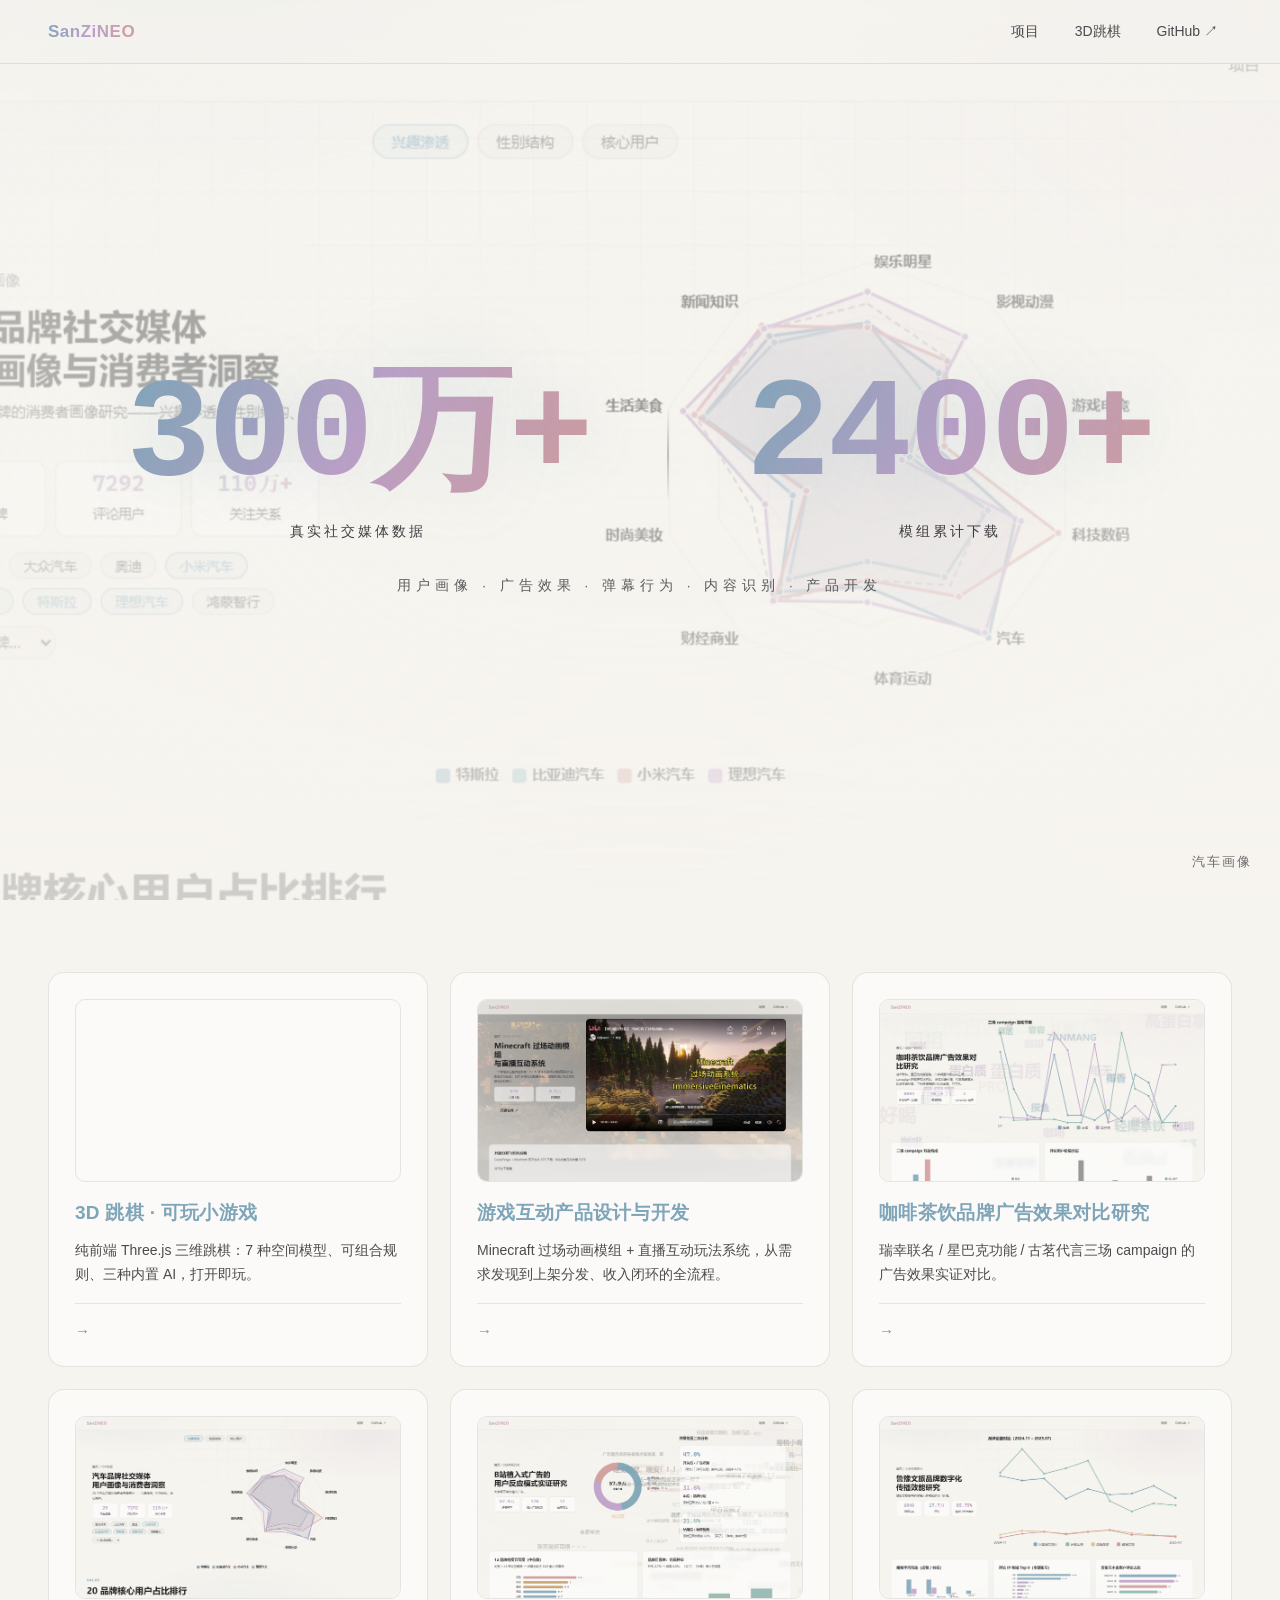
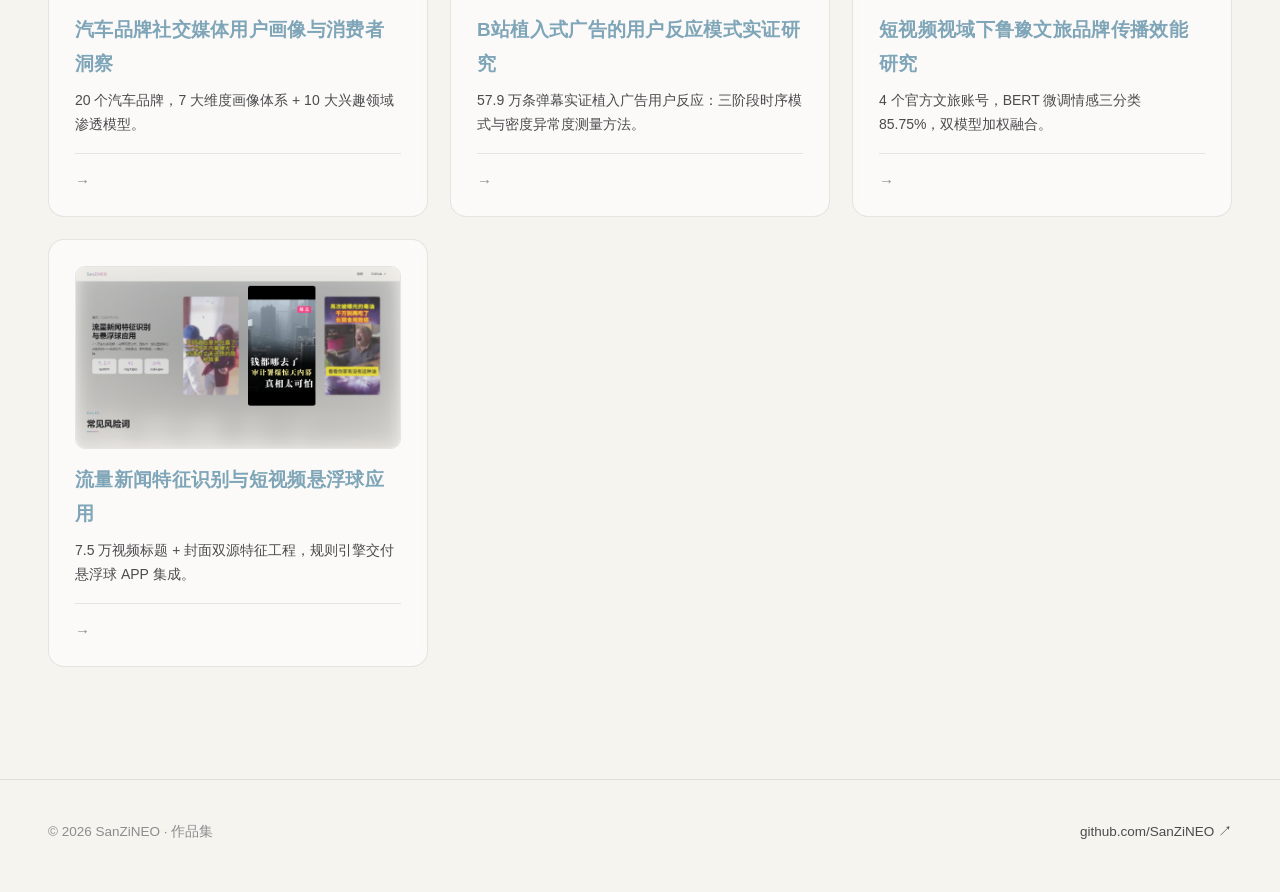
<file: index.html>
<!DOCTYPE html>
<html lang="zh-CN">
<head>
<meta charset="UTF-8">
<meta name="viewport" content="width=device-width, initial-scale=1.0">
<title>SanZiNEO · 作品集</title>
<meta name="description" content="独立项目作品集：社交媒体用户画像、广告效果研究、弹幕行为实证、误导内容识别与游戏互动产品。">
<link rel="stylesheet" href="assets/css/style.css">
</head>
<body>

<nav class="nav">
  <a class="nav-logo" href="index.html">SanZiNEO</a>
  <div class="nav-links">
    <a href="#projects">项目</a>
    <a href="polyjump/index.html">3D跳棋</a>
    <a href="https://github.com/SanZiNEO" target="_blank" rel="noopener">GitHub ↗</a>
  </div>
</nav>

<!-- 全屏背景轮播 Hero -->
<header class="hero-bg" id="heroBg">
  <div class="bg-slide on" style="background-image:url(assets/images/auto.png)"></div>
  <div class="bg-slide" style="background-image:url(assets/images/coffee.png)"></div>
  <div class="bg-slide" style="background-image:url(assets/images/bilibili.png)"></div>
  <div class="bg-slide" style="background-image:url(assets/images/tourism.png)"></div>
  <div class="bg-slide" style="background-image:url(assets/images/gaming.png)"></div>
  <div class="bg-slide" style="background-image:url(assets/images/magpie.png)"></div>
  <div class="hero-bg-mask"></div>

  <div class="hero-bg-content reveal">
    <div class="hero-bg-nums">
      <div class="mega">
        <b data-count="300" data-suffix="万+">0</b>
        <p>真实社交媒体数据</p>
      </div>
      <div class="hero-bg-sep"></div>
      <div class="mega">
        <b data-count="2400" data-suffix="+">0</b>
        <p>模组累计下载</p>
      </div>
    </div>
    <p class="hero-bg-sub">用户画像 · 广告效果 · 弹幕行为 · 内容识别 · 产品开发</p>
  </div>

  <div class="hero-bg-hint" id="heroHint">项目作品</div>
</header>

<!-- 项目入口 -->
<main>
<section class="section" id="projects">
  <div class="container">
    <div class="projects-grid">

      <a class="pcard reveal" href="polyjump/index.html" style="--d:.02s">
        <video class="pcard-img" src="assets/videos/polyjump.mp4" autoplay muted loop playsinline preload="metadata"></video>
        <h3>3D 跳棋 · 可玩小游戏</h3>
        <p class="pcard-desc">纯前端 Three.js 三维跳棋：7 种空间模型、可组合规则、三种内置 AI，打开即玩。</p>
        <div class="pcard-foot"><span class="pcard-arrow">→</span></div>
      </a>

      <a class="pcard reveal" href="projects/gaming/index.html" style="--d:.06s">
        <img class="pcard-img" src="assets/images/gaming.png" alt="游戏互动产品">
        <h3>游戏互动产品设计与开发</h3>
        <p class="pcard-desc">Minecraft 过场动画模组 + 直播互动玩法系统，从需求发现到上架分发、收入闭环的全流程。</p>
        <div class="pcard-foot"><span class="pcard-arrow">→</span></div>
      </a>

      <a class="pcard reveal" href="projects/coffee/index.html" style="--d:.06s">
        <img class="pcard-img" src="assets/images/coffee.png" alt="咖啡广告效果研究">
        <h3>咖啡茶饮品牌广告效果对比研究</h3>
        <p class="pcard-desc">瑞幸联名 / 星巴克功能 / 古茗代言三场 campaign 的广告效果实证对比。</p>
        <div class="pcard-foot"><span class="pcard-arrow">→</span></div>
      </a>

      <a class="pcard reveal" href="projects/auto/index.html" style="--d:.10s">
        <img class="pcard-img" src="assets/images/auto.png" alt="汽车品牌用户画像">
        <h3>汽车品牌社交媒体用户画像与消费者洞察</h3>
        <p class="pcard-desc">20 个汽车品牌，7 大维度画像体系 + 10 大兴趣领域渗透模型。</p>
        <div class="pcard-foot"><span class="pcard-arrow">→</span></div>
      </a>

      <a class="pcard reveal" href="projects/bilibili/index.html" style="--d:.02s">
        <img class="pcard-img" src="assets/images/bilibili.png" alt="B站弹幕研究">
        <h3>B站植入式广告的用户反应模式实证研究</h3>
        <p class="pcard-desc">57.9 万条弹幕实证植入广告用户反应：三阶段时序模式与密度异常度测量方法。</p>
        <div class="pcard-foot"><span class="pcard-arrow">→</span></div>
      </a>

      <a class="pcard reveal" href="projects/tourism/index.html" style="--d:.06s">
        <img class="pcard-img" src="assets/images/tourism.png" alt="文旅传播研究">
        <h3>短视频视域下鲁豫文旅品牌传播效能研究</h3>
        <p class="pcard-desc">4 个官方文旅账号，BERT 微调情感三分类 85.75%，双模型加权融合。</p>
        <div class="pcard-foot"><span class="pcard-arrow">→</span></div>
      </a>

      <a class="pcard reveal" href="projects/magpie/index.html" style="--d:.10s">
        <img class="pcard-img" src="assets/images/magpie.png" alt="流量新闻识别">
        <h3>流量新闻特征识别与短视频悬浮球应用</h3>
        <p class="pcard-desc">7.5 万视频标题 + 封面双源特征工程，规则引擎交付悬浮球 APP 集成。</p>
        <div class="pcard-foot"><span class="pcard-arrow">→</span></div>
      </a>

    </div>
  </div>
</section>
</main>

<footer class="footer">
  <div class="container footer-inner">
    <p>© 2026 SanZiNEO · 作品集</p>
    <p><a href="https://github.com/SanZiNEO" target="_blank" rel="noopener">github.com/SanZiNEO ↗</a></p>
  </div>
</footer>

<script src="assets/js/common.js"></script>
<script>
/* 全屏背景轮播 */
(function () {
  var slides = document.querySelectorAll(".bg-slide");
  var hint = document.getElementById("heroHint");
  var names = ["汽车画像", "咖啡广告对比", "B站弹幕研究", "文旅传播研究", "游戏互动产品", "流量新闻识别"];
  var idx = 0, timer = null;

  function go(n) {
    idx = (n + slides.length) % slides.length;
    for (var i = 0; i < slides.length; i++) {
      slides[i].classList.toggle("on", i === idx);
    }
    if (hint) {
      hint.textContent = names[idx];
      hint.classList.remove("pop");
      void hint.offsetWidth;
      hint.classList.add("pop");
    }
  }

  function auto() { timer = setInterval(function () { go(idx + 1); }, 5000); }
  function stop() { if (timer) { clearInterval(timer); timer = null; } }

  var hero = document.getElementById("heroBg");
  hero.addEventListener("mouseenter", stop);
  hero.addEventListener("mouseleave", auto);

  go(0);
  auto();
})();
</script>
</body>
</html>
</file>
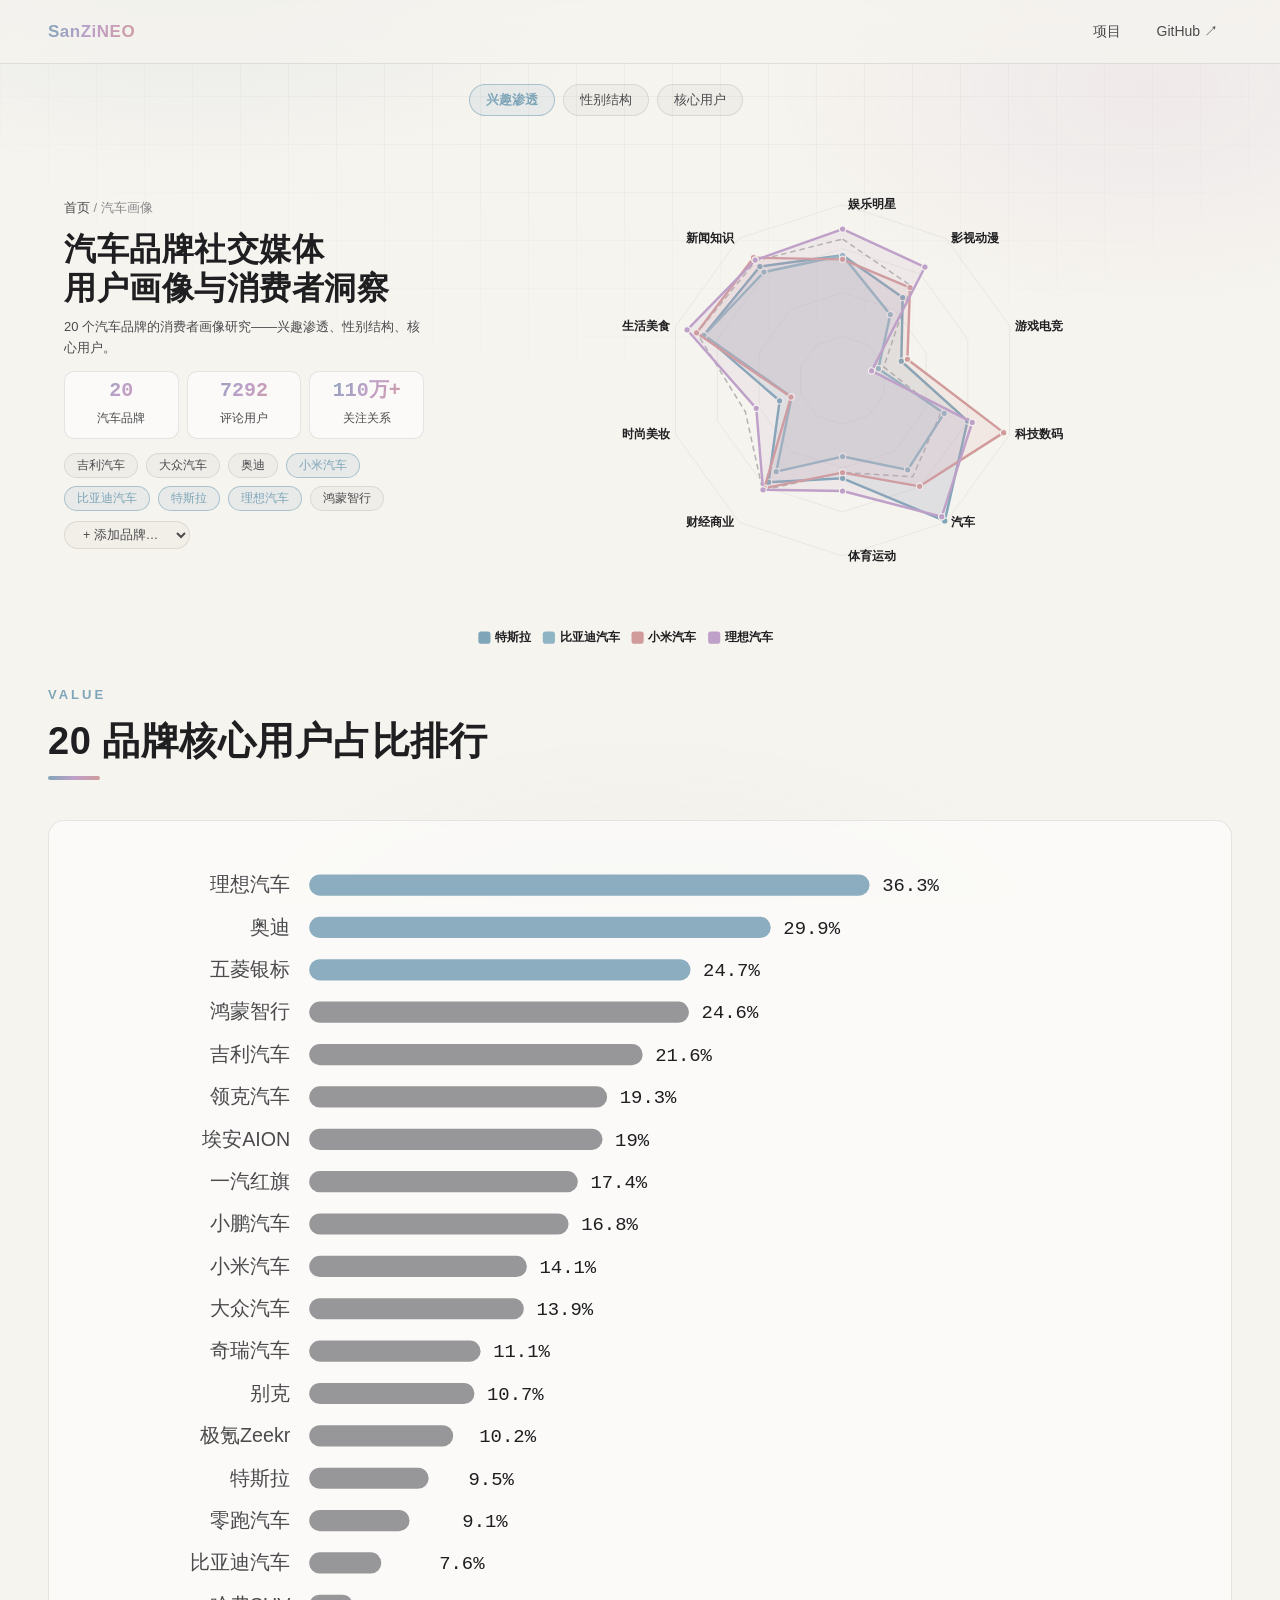
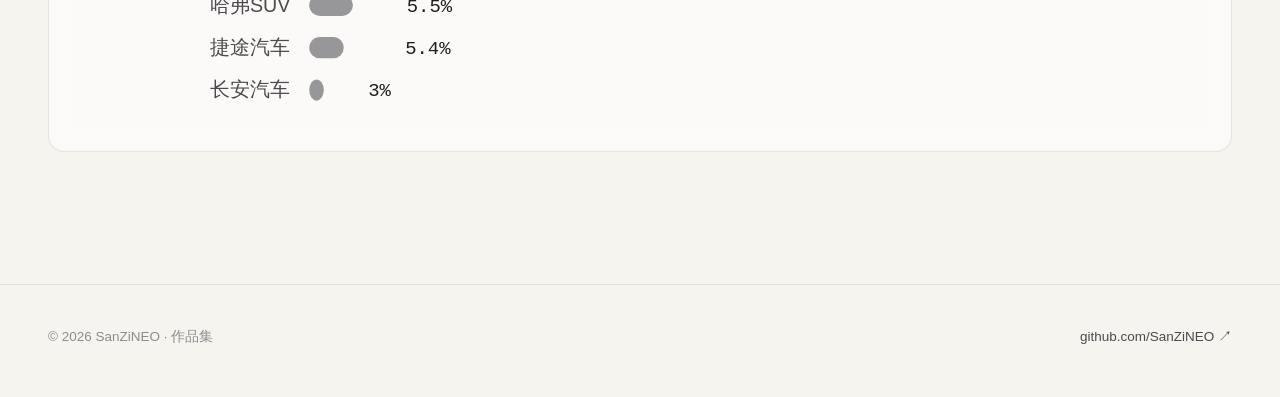
<file: projects/auto/index.html>
<!DOCTYPE html>
<html lang="zh-CN">
<head>
<meta charset="UTF-8">
<meta name="viewport" content="width=device-width, initial-scale=1.0">
<title>汽车品牌社交媒体用户画像与消费者洞察研究 · SanZiNEO 作品集</title>
<meta name="description" content="20 个汽车品牌微博消费者画像：7 大维度画像体系 + 10 大兴趣领域渗透模型。">
<link rel="stylesheet" href="../../assets/css/style.css">
</head>
<body>

<nav class="nav">
  <a class="nav-logo" href="../../index.html">SanZiNEO</a>
  <div class="nav-links">
    <a href="../../index.html#projects">项目</a>
    <a href="https://github.com/SanZiNEO" target="_blank" rel="noopener">GitHub ↗</a>
  </div>
</nav>

<header class="proj-hero">
  <div class="proj-hero-left" style="grid-column:1">
    <div class="crumbs reveal"><a href="../../index.html">首页</a> / 汽车画像</div>
    <h1 class="proj-hero-title reveal" style="--d:.05s">汽车品牌社交媒体<br>用户画像与消费者洞察</h1>
    <p class="proj-hero-desc reveal" style="--d:.1s">
      20 个汽车品牌的消费者画像研究——兴趣渗透、性别结构、核心用户。
    </p>
    <div class="proj-hero-nums reveal" style="--d:.15s">
      <div class="proj-hero-num"><b data-count="20">0</b><span>汽车品牌</span></div>
      <div class="proj-hero-num"><b data-count="7292">0</b><span>评论用户</span></div>
      <div class="proj-hero-num"><b data-count="110" data-suffix="万+">0</b><span>关注关系</span></div>
    </div>
    <div class="brand-picker reveal" id="brandPicker" style="--d:.2s;margin-top:14px"></div>
    <select class="brand-select reveal" id="brandSelect" style="--d:.24s;margin-top:10px" aria-label="选择品牌">
      <option value="">+ 添加品牌…</option>
    </select>
  </div>
  <div class="proj-hero-visual reveal" style="--d:.12s;grid-column:2">
    <div class="tab-bar" id="chartTabs">
      <button class="tab-btn on" type="button" data-tab="radar">兴趣渗透</button>
      <button class="tab-btn" type="button" data-tab="gender">性别结构</button>
      <button class="tab-btn" type="button" data-tab="core">核心用户</button>
    </div>
    <div class="big-chart on" id="bigRadar"></div>
    <div class="big-chart" id="bigGender"><div class="chart-title" style="text-align:center">男性用户占比</div></div>
    <div class="big-chart" id="bigCore"><div class="chart-title" style="text-align:center">核心用户占比</div></div>
  </div>
</header>

<main class="container">

  <section class="section" style="padding-top:8px">
    <div class="section-head reveal">
      <div class="section-kicker">Value</div>
      <h2 class="section-title">20 品牌核心用户占比排行</h2>
    </div>
    <div class="chart-card reveal">
      <div class="chart-body" id="coreRank"></div>
    </div>
  </section>

</main>

<footer class="footer">
  <div class="container footer-inner">
    <p>© 2026 SanZiNEO · 作品集</p>
    <p><a href="https://github.com/SanZiNEO" target="_blank" rel="noopener">github.com/SanZiNEO ↗</a></p>
  </div>
</footer>

<script src="../../assets/js/chart.js"></script>
<script src="../../assets/js/data-auto.js"></script>
<script src="../../assets/js/data-auto2.js"></script>
<script src="../../assets/js/common.js"></script>
<script>
var AD = window.AUTO_DATA;
var ST = window.AUTO_STATS;
var palette = ["#7FA5B8", "#BEA0C8", "#D19B9B", "#8EB5AD", "#DBC094", "#CF9292", "#8FB4C4"];
var statOf = {};
ST.forEach(function (s) { statOf[s.name] = s; });
var colorOf = {};
AD.brands.forEach(function (b, i) { colorOf[b.name] = palette[i % palette.length]; });

var activeSet = new Set(["特斯拉", "比亚迪汽车", "小米汽车", "理想汽车"]);
var current = "radar";
function activeNames() { return Array.from(activeSet); }

/* 20 品牌市场平均 */
function avgOf(key) { return +(ST.reduce(function (a, s) { return a + s[key]; }, 0) / ST.length).toFixed(1); }
var AVG = {
  malePct: avgOf("malePct"), corePct: avgOf("corePct"),
  posPct: avgOf("posPct"), negPct: avgOf("negPct"),
  officialPct: avgOf("officialPct"), kolPct: avgOf("kolPct"), amateurPct: avgOf("amateurPct")
};
var AVG_NEUTRAL = +(100 - AVG.posPct - AVG.negPct).toFixed(1);

/* ---- 雷达 ---- */
var radar = Chart.radarCompare(document.getElementById("bigRadar"), {
  labels: AD.domains,
  base: AD.avg.map(function (v) { return v / 100; }),
  brands: AD.brands.map(function (b, i) {
    return { name: b.name, values: b.values.map(function (v) { return v / 100; }), color: colorOf[b.name] };
  }),
  active: activeNames(),
  width: 800,
  height: 560
});

/* ---- 其他维度图（动态品牌 + 市场平均参照） ---- */
var gender = Chart.bar(document.getElementById("bigGender"), {
  labels: activeNames(),
  series: [{ name: "男性占比 %", values: activeNames().map(function (n) { return statOf[n].malePct; }), color: "#7FA5B8" }],
  baseline: { value: AVG.malePct, label: "市场平均 " + AVG.malePct + "%" },
  clean: true, height: 420
});
var core = Chart.bar(document.getElementById("bigCore"), {
  labels: activeNames(),
  series: [{ name: "核心用户占比 %", values: activeNames().map(function (n) { return statOf[n].corePct; }), color: "#BEA0C8" }],
  baseline: { value: AVG.corePct, label: "市场平均 " + AVG.corePct + "%" },
  clean: true, height: 420
});

function refreshCurrent() {
  var names = activeNames();
  if (current === "radar") radar.update(names);
  else if (current === "gender") gender.update(names, [{ name: "男性占比 %", values: names.map(function (n) { return statOf[n].malePct; }), color: "#7FA5B8" }]);
  else if (current === "core") core.update(names, [{ name: "核心用户占比 %", values: names.map(function (n) { return statOf[n].corePct; }), color: "#BEA0C8" }]);
}

/* 20 品牌核心用户占比排行（降序，前三高亮） */
(function () {
  var sorted = ST.slice().sort(function (a, b) { return b.corePct - a.corePct; });
  Chart.hbar(document.getElementById("coreRank"), {
    labels: sorted.map(function (s) { return s.name; }),
    values: sorted.map(function (s) { return s.corePct; }),
    unit: "%",
    colors: sorted.map(function (s, i) { return i < 3 ? "#7FA5B8" : "#8C8C8E"; }),
    clean: true,
    height: 560
  });
})();

/* ---- 品牌选择 ---- */
var picker = document.getElementById("brandPicker");
var select = document.getElementById("brandSelect");
var featured = ["特斯拉", "比亚迪汽车", "小米汽车", "理想汽车", "吉利汽车", "奥迪", "大众汽车", "鸿蒙智行"];
var chipEls = {};
AD.brands.forEach(function (b) {
  var chip = document.createElement("button");
  chip.type = "button";
  chip.className = "brand-chip" + (activeSet.has(b.name) ? " on" : "");
  chip.textContent = b.name;
  chip.addEventListener("click", function () {
    if (activeSet.has(b.name)) { activeSet.delete(b.name); chip.classList.remove("on"); }
    else { activeSet.add(b.name); chip.classList.add("on"); }
    refreshCurrent();
  });
  chipEls[b.name] = chip;
  if (featured.indexOf(b.name) >= 0) picker.appendChild(chip);
  var opt = document.createElement("option");
  opt.value = b.name;
  opt.textContent = b.name;
  select.appendChild(opt);
});
select.addEventListener("change", function () {
  var nm = select.value;
  if (nm && !activeSet.has(nm)) {
    activeSet.add(nm);
    refreshCurrent();
    if (chipEls[nm]) chipEls[nm].classList.add("on");
    if (chipEls[nm].parentElement !== picker) picker.appendChild(chipEls[nm]);
  }
  select.value = "";
});

/* ---- 标签卡切换 ---- */
var tabs = document.getElementById("chartTabs");
var bigs = { radar: document.getElementById("bigRadar"), gender: document.getElementById("bigGender"), core: document.getElementById("bigCore") };
tabs.addEventListener("click", function (e) {
  var btn = e.target.closest(".tab-btn");
  if (!btn) return;
  Array.prototype.forEach.call(tabs.children, function (b) { b.classList.remove("on"); });
  btn.classList.add("on");
  current = btn.getAttribute("data-tab");
  Object.keys(bigs).forEach(function (k) { bigs[k].classList.toggle("on", k === current); });
  refreshCurrent();
});
</script>
</body>
</html>
</file>
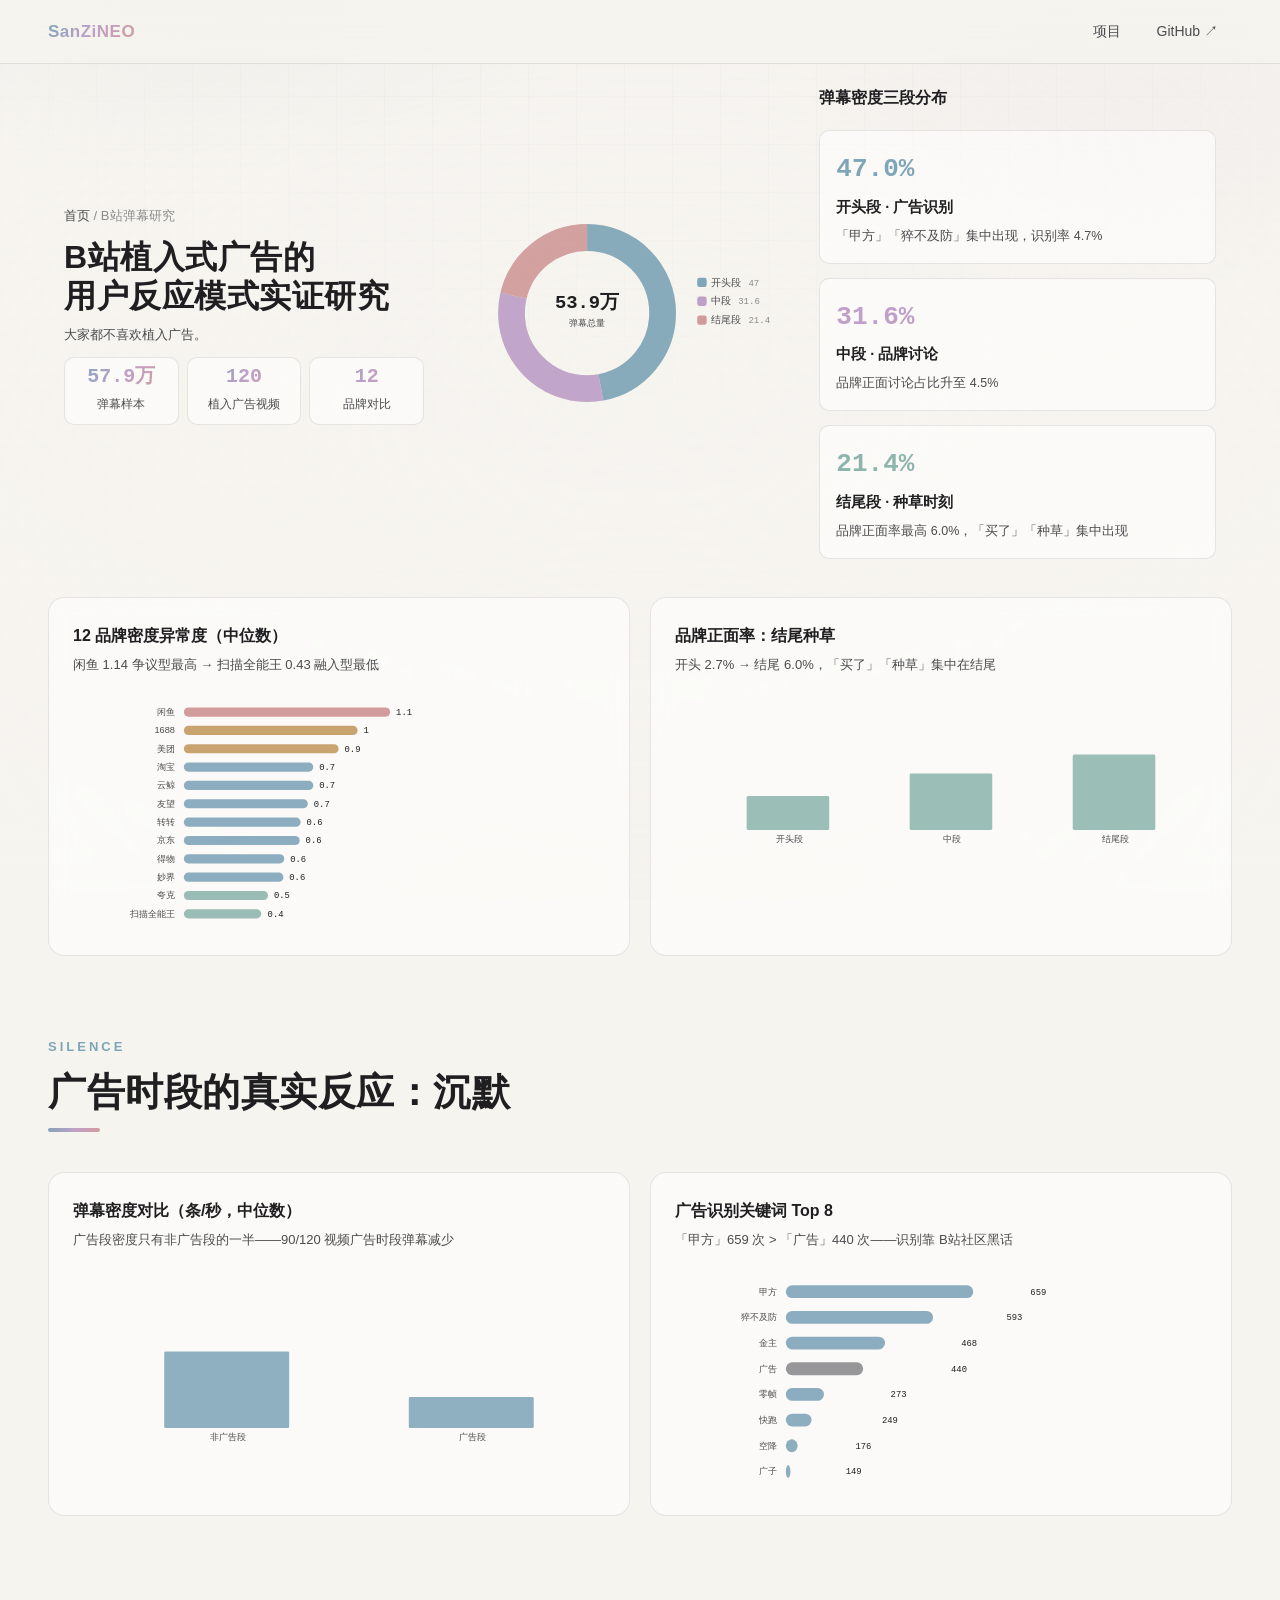
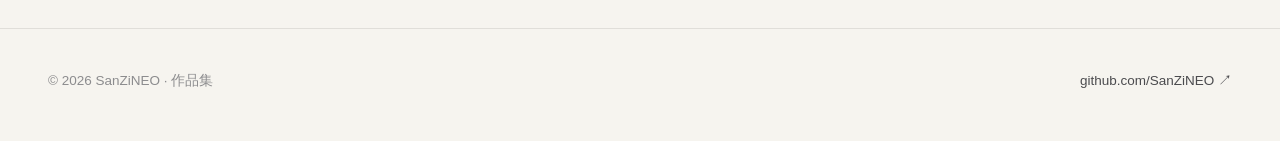
<file: projects/bilibili/index.html>
<!DOCTYPE html>
<html lang="zh-CN">
<head>
<meta charset="UTF-8">
<meta name="viewport" content="width=device-width, initial-scale=1.0">
<title>B站植入式广告的用户反应模式实证研究 · SanZiNEO 作品集</title>
<meta name="description" content="57.9 万条弹幕实证植入式广告用户反应：三阶段时序模式与密度异常度方法。">
<link rel="stylesheet" href="../../assets/css/style.css">
<style>
  .stage-flow { display: grid; grid-template-columns: repeat(auto-fit, minmax(180px, 1fr)); gap: 14px; margin-top: 18px; }
  .stage { background: var(--card); border: 1px solid var(--border); border-radius: var(--radius-sm); padding: 16px; transition: all 0.3s; }
  .stage:hover { transform: translateY(-3px); border-color: rgba(127,165,184,0.4); }
  .stage .s-pct { font-family: var(--font-mono); font-size: 26px; font-weight: 800; }
  .stage .s-name { font-size: 14.5px; font-weight: 700; margin: 2px 0 6px; }
  .stage p { font-size: 12.5px; color: var(--text-muted); line-height: 1.65; }

  /* 真实弹幕背景（B站风格：白字 + 彩字，全局 fixed） */
  body.bili-danmaku .danmaku-bg,
  body.bili-danmaku .danmaku-mask {
    position: fixed; inset: 0; z-index: 0;
    pointer-events: none;
  }
  .danmaku-bg { overflow: hidden; }
  .danmaku-bg span {
    position: absolute;
    left: 0; top: 0;
    white-space: nowrap;
    font-weight: 700;
    opacity: 0.5;
    animation-name: bili-danmaku;
    animation-timing-function: linear;
    animation-fill-mode: forwards;
    will-change: transform;
    text-shadow: 0 0 6px rgba(246, 244, 239, 0.9), 0 1px 4px rgba(246, 244, 239, 0.9);
  }
  @keyframes bili-danmaku {
    from { transform: translateX(calc(100vw + 100%)); }
    to { transform: translateX(-120%); }
  }
  .danmaku-mask {
    background:
      radial-gradient(ellipse 75% 65% at 50% 42%, rgba(246, 244, 239, 0.25), rgba(246, 244, 239, 0.5)),
      linear-gradient(rgba(246, 244, 239, 0.15), rgba(246, 244, 239, 0.4));
  }
  body.bili-danmaku .nav,
  body.bili-danmaku .proj-hero,
  body.bili-danmaku main,
  body.bili-danmaku .footer {
    position: relative; z-index: 1;
  }
</style>
</head>
<body class="bili-danmaku">

<!-- 真实弹幕背景（57.9 万条弹幕库抽取的 500 条，全局滚动） -->
<div class="danmaku-bg" id="biliDanmakuBg"></div>
<div class="danmaku-mask"></div>

<nav class="nav">
  <a class="nav-logo" href="../../index.html">SanZiNEO</a>
  <div class="nav-links">
    <a href="../../index.html#projects">项目</a>
    <a href="https://github.com/SanZiNEO" target="_blank" rel="noopener">GitHub ↗</a>
  </div>
</nav>

<header class="proj-hero">
  <div class="proj-hero-left" style="grid-column:1;position:relative;z-index:2">
    <div class="crumbs reveal"><a href="../../index.html">首页</a> / B站弹幕研究</div>
    <h1 class="proj-hero-title reveal" style="--d:.05s">B站植入式广告的<br>用户反应模式实证研究</h1>
    <p class="proj-hero-desc reveal" style="--d:.1s">
      大家都不喜欢植入广告。
    </p>
    <div class="proj-hero-nums reveal" style="--d:.15s">
      <div class="proj-hero-num"><b data-count="57.9" data-decimals="1" data-suffix="万">0</b><span>弹幕样本</span></div>
      <div class="proj-hero-num"><b data-count="120">0</b><span>植入广告视频</span></div>
      <div class="proj-hero-num"><b data-count="12">0</b><span>品牌对比</span></div>
    </div>
  </div>
  <div class="proj-hero-visual reveal" style="--d:.12s;grid-column:2;position:relative;z-index:2">
    <div class="duo-chart" style="display:grid;grid-template-columns:1fr 1.2fr;gap:20px;align-items:center">
      <div class="chart-body" id="stageDonut"></div>
      <div>
        <div class="chart-title" style="font-size:16px">弹幕密度三段分布</div>
        <div class="stage-flow" style="grid-template-columns:1fr">
          <div class="stage"><div class="s-pct" style="color:#7FA5B8">47.0%</div><div class="s-name">开头段 · 广告识别</div><p>「甲方」「猝不及防」集中出现，识别率 4.7%</p></div>
          <div class="stage"><div class="s-pct" style="color:#BEA0C8">31.6%</div><div class="s-name">中段 · 品牌讨论</div><p>品牌正面讨论占比升至 4.5%</p></div>
          <div class="stage"><div class="s-pct" style="color:#8EB5AD">21.4%</div><div class="s-name">结尾段 · 种草时刻</div><p>品牌正面率最高 6.0%，「买了」「种草」集中出现</p></div>
        </div>
      </div>
    </div>
  </div>
</header>

<main class="container">

  <section class="section" style="padding-top:24px">
    <div class="wide-charts">
      <div class="chart-card reveal">
        <div class="chart-title">12 品牌密度异常度（中位数）</div>
        <div class="chart-sub">闲鱼 1.14 争议型最高 → 扫描全能王 0.43 融入型最低</div>
        <div class="chart-body" id="anomalyBar"></div>
      </div>
      <div class="chart-card reveal">
        <div class="chart-title">品牌正面率：结尾种草</div>
        <div class="chart-sub">开头 2.7% → 结尾 6.0%，「买了」「种草」集中在结尾</div>
        <div class="chart-body" id="recogBar"></div>
      </div>
    </div>
  </section>

  <section class="section" style="padding-top:8px">
    <div class="section-head reveal">
      <div class="section-kicker">Silence</div>
      <h2 class="section-title">广告时段的真实反应：沉默</h2>
    </div>
    <div class="wide-charts">
      <div class="chart-card reveal">
        <div class="chart-title">弹幕密度对比（条/秒，中位数）</div>
        <div class="chart-sub">广告段密度只有非广告段的一半——90/120 视频广告时段弹幕减少</div>
        <div class="chart-body" id="densityCompare"></div>
      </div>
      <div class="chart-card reveal">
        <div class="chart-title">广告识别关键词 Top 8</div>
        <div class="chart-sub">「甲方」659 次 &gt; 「广告」440 次——识别靠 B站社区黑话</div>
        <div class="chart-body" id="blackTalk"></div>
      </div>
    </div>
  </section>

</main>

<footer class="footer">
  <div class="container footer-inner">
    <p>© 2026 SanZiNEO · 作品集</p>
    <p><a href="https://github.com/SanZiNEO" target="_blank" rel="noopener">github.com/SanZiNEO ↗</a></p>
  </div>
</footer>

<script src="../../assets/js/chart.js"></script>
<script src="../../assets/data/bili-danmaku.js"></script>
<script src="../../assets/js/common.js"></script>
<script>
/* ===== 真实弹幕背景：500 条弹幕库抽取，生成→移动→销毁 ===== */
(function () {
  var box = document.getElementById("biliDanmakuBg");
  if (!box || !window.BILI_DANMAKU) return;
  var pool = window.BILI_DANMAKU.slice();
  /* 洗牌 */
  function shuffle(a) {
    for (var i = a.length - 1; i > 0; i--) {
      var j = Math.floor(Math.random() * (i + 1));
      var t = a[i]; a[i] = a[j]; a[j] = t;
    }
    return a;
  }
  pool = shuffle(pool);
  var pos = 0;
  var COLORS = ["#1F1F21", "#1F1F21", "#1F1F21", "#C08484", "#7DA3B3", "#C49B62"];
  function spawn() {
    if (!box.isConnected || box.children.length > 90) return;
    var d = pool[pos];
    pos = (pos + 1) % pool.length;
    if (pos === 0) pool = shuffle(pool);
    var span = document.createElement("span");
    span.textContent = d;
    span.style.fontSize = (15 + Math.random() * 15).toFixed(1) + "px";
    span.style.color = COLORS[Math.floor(Math.random() * COLORS.length)];
    span.style.top = (2 + Math.random() * 92).toFixed(1) + "%";
    span.style.opacity = (0.32 + Math.random() * 0.3).toFixed(2);
    span.style.animationDuration = (9 + Math.random() * 15).toFixed(1) + "s";
    span.addEventListener("animationend", function () { span.remove(); });
    box.appendChild(span);
  }
  /* 初始涌入 + 持续生成 */
  for (var i = 0; i < 28; i++) setTimeout(spawn, i * 90);
  setInterval(spawn, 180);
})();

Chart.donut(document.getElementById("stageDonut"), {
  labels: ["开头段", "中段", "结尾段"],
  values: [47.0, 31.6, 21.4],
  centerText: "57.9万",
  centerLabel: "弹幕总量"
});
Chart.hbar(document.getElementById("anomalyBar"), {
  labels: ["闲鱼","1688","美团","淘宝","云鲸","友望","转转","京东","得物","妙界","夸克","扫描全能王"],
  values: [1.14, 0.96, 0.855, 0.715, 0.715, 0.685, 0.645, 0.640, 0.555, 0.550, 0.465, 0.430],
  colors: ["#CF9292","#C49B62","#C49B62","#7FA5B8","#7FA5B8","#7FA5B8","#7FA5B8","#7FA5B8","#7FA5B8","#7FA5B8","#8EB5AD","#8EB5AD"],
  clean: true,
  height: 320
});
Chart.bar(document.getElementById("recogBar"), {
  labels: ["开头段", "中段", "结尾段"],
  series: [{ name: "品牌正面率 %", values: [2.7, 4.5, 6.0], color: "#8EB5AD" }],
  clean: true,
  height: 230
});
/* 弹幕密度对比（中位数 dm/s）——广告段沉默是主流 */
Chart.bar(document.getElementById("densityCompare"), {
  labels: ["非广告段", "广告段"],
  series: [{ name: "弹幕密度（条/秒）", values: [13.21, 6.03], color: "#7FA5B8" }],
  clean: true,
  height: 260
});
/* 广告识别关键词 Top 8（B站社区黑话，灰色 = 直白词参照） */
Chart.hbar(document.getElementById("blackTalk"), {
  labels: ["甲方", "猝不及防", "金主", "广告", "零帧", "快跑", "空降", "广子"],
  values: [659, 593, 468, 440, 273, 249, 176, 149],
  colors: ["#7FA5B8", "#7FA5B8", "#7FA5B8", "#8C8C8E", "#7FA5B8", "#7FA5B8", "#7FA5B8", "#7FA5B8"],
  clean: true,
  height: 300
});
</script>
</body>
</html>
</file>
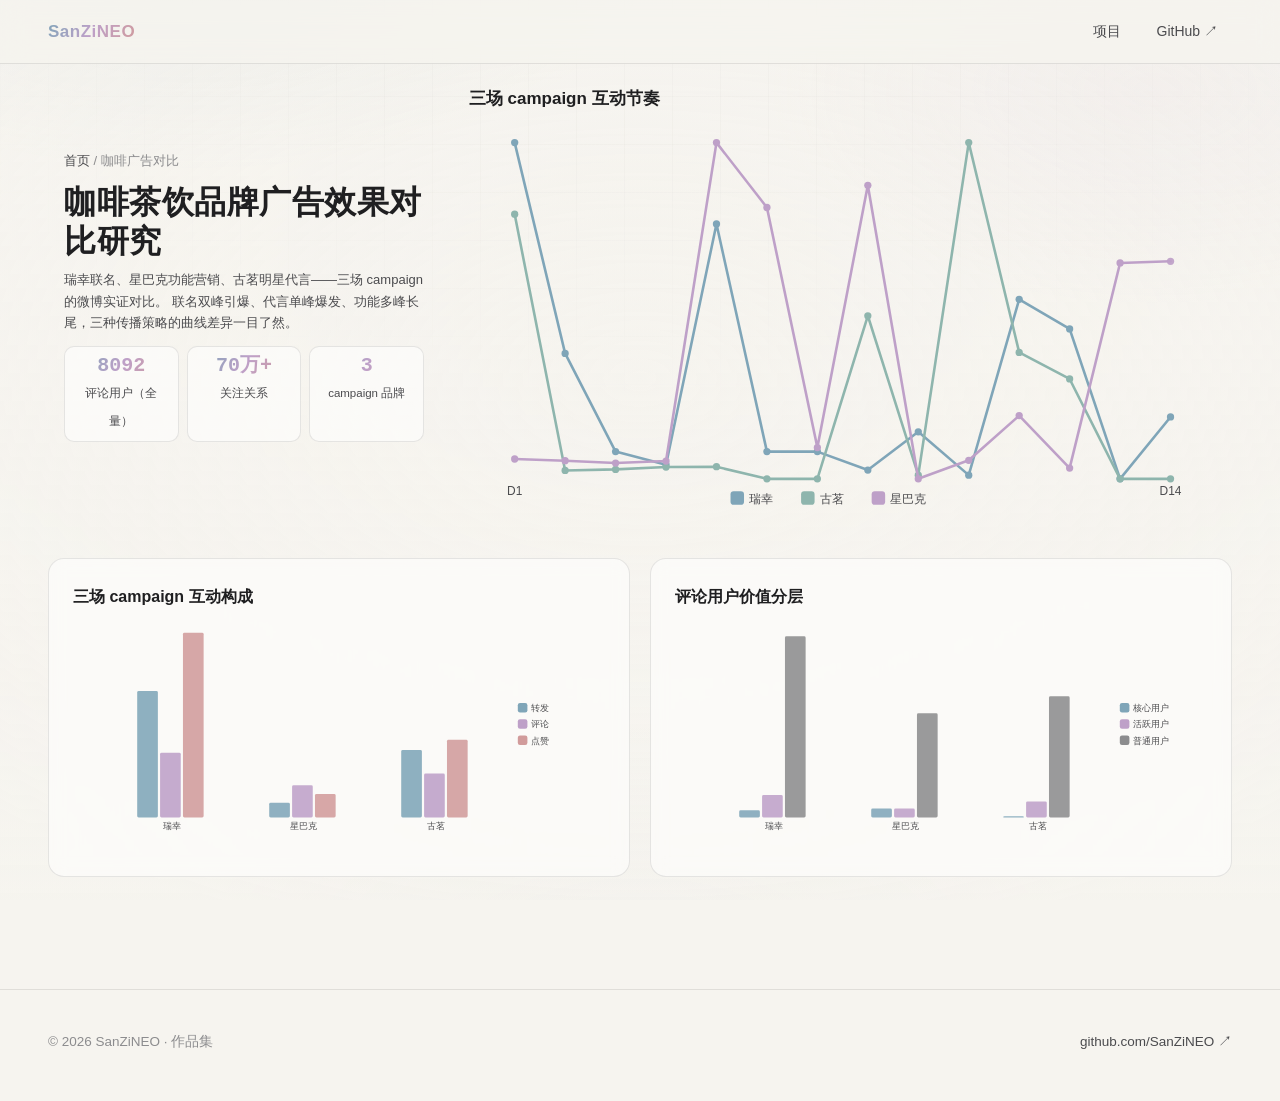
<file: projects/coffee/index.html>
<!DOCTYPE html>
<html lang="zh-CN">
<head>
<meta charset="UTF-8">
<meta name="viewport" content="width=device-width, initial-scale=1.0">
<title>咖啡茶饮品牌社交媒体广告效果对比研究 · SanZiNEO 作品集</title>
<meta name="description" content="瑞幸联名、星巴克功能营销、古茗明星代言三场 campaign 实证对比。">
<link rel="stylesheet" href="../../assets/css/style.css">
<style>
  /* 词云弹幕背景（全局 fixed，滚动一直存在） */
  body.page-danmaku .danmaku-bg,
  body.page-danmaku .coffee-hero-mask {
    position: fixed; inset: 0; z-index: 0;
    pointer-events: none;
  }
  .danmaku-bg { overflow: hidden; }
  .danmaku-bg span {
    position: absolute;
    left: 0;
    top: 0;
    white-space: nowrap;
    font-weight: 600;
    opacity: 0;
    animation-name: bubble-a;
    animation-timing-function: ease-out;
    animation-fill-mode: forwards;
    will-change: transform, opacity;
    text-shadow: 0 0 14px rgba(127, 165, 184, 0.18);
  }
  @keyframes bubble-a {
    0%   { opacity: 0; transform: scale(var(--s0, 0.6)); }
    15%  { opacity: 0.85; }
    100% { opacity: 0; transform: scale(var(--s1, 2.4)); }
  }
  @keyframes bubble-b {
    0%   { opacity: 0; transform: scale(var(--s0, 0.6)); }
    30%  { opacity: 0.85; }
    100% { opacity: 0; transform: scale(var(--s1, 2.4)); }
  }
  @keyframes bubble-c {
    0%   { opacity: 0; transform: scale(var(--s0, 0.6)); }
    45%  { opacity: 0.85; }
    100% { opacity: 0; transform: scale(var(--s1, 2.4)); }
  }
  .coffee-hero-mask {
    background:
      radial-gradient(ellipse 75% 65% at 50% 42%, rgba(246, 244, 239, 0.25), rgba(246, 244, 239, 0.5)),
      linear-gradient(rgba(246, 244, 239, 0.15), rgba(246, 244, 239, 0.4));
  }
  body.page-danmaku .nav,
  body.page-danmaku main,
  body.page-danmaku .footer {
    position: relative; z-index: 1;
  }
</style>
</head>
<body class="page-danmaku">

<!-- 全局词云弹幕背景（滚动全程可见） -->
<div class="danmaku-bg" id="danmakuBg"></div>
<div class="coffee-hero-mask"></div>

<nav class="nav">
  <a class="nav-logo" href="../../index.html">SanZiNEO</a>
  <div class="nav-links">
    <a href="../../index.html#projects">项目</a>
    <a href="https://github.com/SanZiNEO" target="_blank" rel="noopener">GitHub ↗</a>
  </div>
</nav>

<header class="proj-hero">
  <div class="proj-hero-left" style="grid-column:1;position:relative;z-index:2">
    <div class="crumbs reveal"><a href="../../index.html">首页</a> / 咖啡广告对比</div>
    <h1 class="proj-hero-title reveal" style="--d:.05s">咖啡茶饮品牌广告效果对比研究</h1>
    <p class="proj-hero-desc reveal" style="--d:.1s">
      瑞幸联名、星巴克功能营销、古茗明星代言——三场 campaign 的微博实证对比。
      联名双峰引爆、代言单峰爆发、功能多峰长尾，三种传播策略的曲线差异一目了然。
    </p>
    <div class="proj-hero-nums reveal" style="--d:.15s">
      <div class="proj-hero-num"><b data-count="8093">0</b><span>评论用户（全量）</span></div>
      <div class="proj-hero-num"><b data-count="70" data-suffix="万+">0</b><span>关注关系</span></div>
      <div class="proj-hero-num"><b data-count="3">0</b><span>campaign 品牌</span></div>
    </div>
  </div>
  <div class="proj-hero-visual reveal" style="--d:.12s;grid-column:2;position:relative;z-index:2">
    <div class="chart-title" style="font-size:17px">三场 campaign 互动节奏</div>
    <div class="chart-body" id="timeline" style="margin-top:8px"></div>
  </div>
</header>

<main class="container">

  <section class="section" style="padding-top:24px">
    <div class="wide-charts">
      <div class="chart-card reveal">
        <div class="chart-title">三场 campaign 互动构成</div>
        <div class="chart-body" id="engageBreak"></div>
      </div>
      <div class="chart-card reveal">
        <div class="chart-title">评论用户价值分层</div>
        <div class="chart-body" id="valueSeg"></div>
      </div>
    </div>
  </section>

</main>

<footer class="footer">
  <div class="container footer-inner">
    <p>© 2026 SanZiNEO · 作品集</p>
    <p><a href="https://github.com/SanZiNEO" target="_blank" rel="noopener">github.com/SanZiNEO ↗</a></p>
  </div>
</footer>

<script src="../../assets/js/chart.js"></script>
<script src="../../assets/js/common.js"></script>
<script>
/* ===== 词云冒泡背景（三品牌词，随机位置原地浮现 → 轻微放大 → 淡出） ===== */
(function () {
  var DANMAKU = [
    /* 瑞幸（蓝系） */
    { t: '生椰拿铁', w: 15, c: '#6E93A8' },
    { t: '生椰', w: 9, c: '#6E93A8' },
    { t: '瑞幸', w: 9, c: '#6E93A8' },
    { t: '庆生', w: 7, c: '#6E93A8' },
    { t: '周边', w: 7, c: '#6E93A8' },
    { t: '周年', w: 6, c: '#6E93A8' },
    { t: 'LOOPY', w: 5, c: '#6E93A8' },
    { t: '椰子', w: 5, c: '#6E93A8' },
    { t: '陶喆', w: 5, c: '#6E93A8' },
    { t: '咖啡', w: 5, c: '#6E93A8' },
    { t: '冷榨', w: 4, c: '#6E93A8' },
    { t: '椰浆', w: 4, c: '#6E93A8' },
    { t: '家族', w: 4, c: '#6E93A8' },
    { t: '椰香', w: 4, c: '#6E93A8' },
    { t: '联名', w: 4, c: '#6E93A8' },
    { t: 'ZANMANG', w: 3, c: '#6E93A8' },
    { t: '椰奶', w: 3, c: '#6E93A8' },
    { t: '锁鲜', w: 3, c: '#6E93A8' },
    { t: '新品', w: 3, c: '#6E93A8' },
    { t: '快乐', w: 3, c: '#6E93A8' },
    { t: '绵密', w: 2, c: '#6E93A8' },
    { t: '经典', w: 2, c: '#6E93A8' },
    { t: '饮品', w: 2, c: '#6E93A8' },
    { t: '轻椰茉莉拿铁', w: 2, c: '#6E93A8' },
    { t: '保温杯', w: 2, c: '#6E93A8' },
    { t: '小瑞', w: 2, c: '#6E93A8' },
    { t: '奶油', w: 2, c: '#6E93A8' },
    { t: '冰沙', w: 2, c: '#6E93A8' },
    { t: '庆祝', w: 2, c: '#6E93A8' },
    { t: '登场', w: 2, c: '#6E93A8' },
    { t: '奶盖', w: 1, c: '#6E93A8' },
    { t: '爆品', w: 1, c: '#6E93A8' },
    { t: '三重奏', w: 1, c: '#6E93A8' },
    { t: 'YYDS', w: 1, c: '#6E93A8' },
    { t: '回归', w: 1, c: '#6E93A8' },
    { t: '庆典', w: 1, c: '#6E93A8' },
    { t: '鲜萃', w: 1, c: '#6E93A8' },
    { t: '冰吸生椰拿铁', w: 1, c: '#6E93A8' },
    { t: '壁纸', w: 1, c: '#6E93A8' },
    { t: '杯套', w: 1, c: '#6E93A8' },
    { t: '摸鱼', w: 1, c: '#6E93A8' },
    { t: '含椰量', w: 1, c: '#6E93A8' },
    { t: '亿杯', w: 1, c: '#6E93A8' },
    { t: '椰椰', w: 1, c: '#6E93A8' },
    { t: '双厨', w: 1, c: '#6E93A8' },
    { t: '狂喜', w: 1, c: '#6E93A8' },
    { t: '魔性', w: 1, c: '#6E93A8' },
    { t: '爱椰', w: 1, c: '#6E93A8' },
    { t: '超萌', w: 1, c: '#6E93A8' },
    { t: '转发过2000加抽10位', w: 2, c: '#6E93A8' },
    { t: '揪10位送饮品券*1', w: 2, c: '#6E93A8' },
    { t: '嚼嚼更有料', w: 1, c: '#6E93A8' },
    { t: '完全没有距离感', w: 1, c: '#6E93A8' },
    { t: '会自己搞气氛', w: 1, c: '#6E93A8' },
    /* 星巴克（紫系） */
    { t: '高蛋白拿铁PRO', w: 23, c: '#A98BB5' },
    { t: '蛋白质', w: 23, c: '#A98BB5' },
    { t: '乳糖', w: 23, c: '#A98BB5' },
    { t: '好喝', w: 21, c: '#A98BB5' },
    { t: '牛乳', w: 20, c: '#A98BB5' },
    { t: '高蛋白', w: 18, c: '#A98BB5' },
    { t: '蛋白', w: 13, c: '#A98BB5' },
    { t: 'PRO', w: 12, c: '#A98BB5' },
    { t: '不耐', w: 12, c: '#A98BB5' },
    { t: '自然', w: 11, c: '#A98BB5' },
    { t: '香浓', w: 11, c: '#A98BB5' },
    { t: '原生', w: 11, c: '#A98BB5' },
    { t: '轻松', w: 11, c: '#A98BB5' },
    { t: '礼物', w: 9, c: '#A98BB5' },
    { t: '尽情', w: 9, c: '#A98BB5' },
    { t: '享用', w: 9, c: '#A98BB5' },
    { t: '好奶', w: 9, c: '#A98BB5' },
    { t: '周一', w: 9, c: '#A98BB5' },
    { t: '星巴克', w: 8, c: '#A98BB5' },
    { t: '创新', w: 7, c: '#A98BB5' },
    { t: '自带', w: 6, c: '#A98BB5' },
    { t: '每天', w: 6, c: '#A98BB5' },
    { t: '咖啡', w: 6, c: '#A98BB5' },
    { t: '随机', w: 6, c: '#A98BB5' },
    { t: '硬核', w: 5, c: '#A98BB5' },
    { t: '每日', w: 5, c: '#A98BB5' },
    { t: '限时', w: 4, c: '#A98BB5' },
    { t: '门店', w: 4, c: '#A98BB5' },
    { t: '同价', w: 4, c: '#A98BB5' },
    { t: '闪购', w: 4, c: '#A98BB5' },
    { t: '补充', w: 4, c: '#A98BB5' },
    { t: '免费', w: 3, c: '#A98BB5' },
    { t: '搭子', w: 3, c: '#A98BB5' },
    { t: '精萃', w: 3, c: '#A98BB5' },
    { t: '成年人', w: 3, c: '#A98BB5' },
    { t: '干杯', w: 2, c: '#A98BB5' },
    { t: '会员', w: 2, c: '#A98BB5' },
    { t: '咕噜咕噜', w: 2, c: '#A98BB5' },
    { t: '清甜', w: 2, c: '#A98BB5' },
    { t: '停不下来', w: 2, c: '#A98BB5' },
    { t: '福利', w: 2, c: '#A98BB5' },
    { t: '早餐', w: 2, c: '#A98BB5' },
    { t: '开工', w: 2, c: '#A98BB5' },
    { t: '惊喜价', w: 2, c: '#A98BB5' },
    { t: '高蛋白抹茶拿铁', w: 2, c: '#A98BB5' },
    { t: '活力', w: 2, c: '#A98BB5' },
    { t: '唤醒', w: 2, c: '#A98BB5' },
    { t: '元气', w: 1, c: '#A98BB5' },
    { t: '春日', w: 1, c: '#A98BB5' },
    { t: '奇亚籽', w: 1, c: '#A98BB5' },
    { t: '乳糖不耐也可尽情享用拿铁好奶自然甜', w: 8, c: '#A98BB5' },
    { t: '轻松补足一餐蛋白质0乳糖牛乳', w: 6, c: '#A98BB5' },
    { t: '一杯20g原生乳蛋白*', w: 3, c: '#A98BB5' },
    { t: '香浓又好喝硬核创新', w: 3, c: '#A98BB5' },
    { t: '来杯高蛋白拿铁PRO', w: 2, c: '#A98BB5' },
    { t: '只为呈现这一杯', w: 2, c: '#A98BB5' },
    /* 古茗（绿系） */
    { t: '咖啡', w: 56, c: '#7BA39A' },
    { t: '口令', w: 36, c: '#7BA39A' },
    { t: '古茗', w: 27, c: '#7BA39A' },
    { t: '阿祖', w: 25, c: '#7BA39A' },
    { t: '吴彦祖', w: 17, c: '#7BA39A' },
    { t: '任性', w: 12, c: '#7BA39A' },
    { t: 'Good', w: 11, c: '#7BA39A' },
    { t: '轻椰拿铁', w: 11, c: '#7BA39A' },
    { t: '工作日', w: 9, c: '#7BA39A' },
    { t: '每日', w: 9, c: '#7BA39A' },
    { t: '题目', w: 9, c: '#7BA39A' },
    { t: '免费', w: 9, c: '#7BA39A' },
    { t: '一杯', w: 9, c: '#7BA39A' },
    { t: '门店', w: 8, c: '#7BA39A' },
    { t: '同款', w: 7, c: '#7BA39A' },
    { t: '现磨', w: 6, c: '#7BA39A' },
    { t: '全场', w: 6, c: '#7BA39A' },
    { t: '尝尝', w: 6, c: '#7BA39A' },
    { t: '随行', w: 5, c: '#7BA39A' },
    { t: '壁纸', w: 5, c: '#7BA39A' },
    { t: '鲜活', w: 4, c: '#7BA39A' },
    { t: '贴纸', w: 4, c: '#7BA39A' },
    { t: '印签', w: 3, c: '#7BA39A' },
    { t: '放送', w: 3, c: '#7BA39A' },
    { t: '亲签', w: 2, c: '#7BA39A' },
    { t: '咖啡豆', w: 2, c: '#7BA39A' },
    { t: '烘焙', w: 2, c: '#7BA39A' },
    { t: '美式', w: 2, c: '#7BA39A' },
    { t: '品质', w: 2, c: '#7BA39A' },
    { t: '合伙人', w: 2, c: '#7BA39A' },
    { t: '香椰水', w: 1, c: '#7BA39A' },
    { t: '鲜豆', w: 1, c: '#7BA39A' },
    { t: '鲜奶', w: 1, c: '#7BA39A' },
    { t: '冷链', w: 1, c: '#7BA39A' },
    { t: '奶香', w: 1, c: '#7BA39A' },
    { t: '顺滑', w: 1, c: '#7BA39A' },
    { t: '瑞士', w: 1, c: '#7BA39A' },
    { t: '咖啡机', w: 1, c: '#7BA39A' },
    { t: '萃取', w: 1, c: '#7BA39A' },
    { t: '香醇', w: 1, c: '#7BA39A' },
    { t: '古茗香', w: 1, c: '#7BA39A' },
    { t: '复制粘贴', w: 1, c: '#7BA39A' },
    { t: '宠粉', w: 1, c: '#7BA39A' },
    { t: '周边', w: 1, c: '#7BA39A' },
    { t: '联名', w: 1, c: '#7BA39A' },
    { t: '杯套', w: 1, c: '#7BA39A' },
    { t: '纸袋', w: 1, c: '#7BA39A' },
    { t: '官宣', w: 1, c: '#7BA39A' },
    { t: '共创', w: 1, c: '#7BA39A' },
    { t: '狂撒', w: 1, c: '#7BA39A' },
    { t: '云顶', w: 1, c: '#7BA39A' },
    { t: '轻盈', w: 1, c: '#7BA39A' },
    { t: '猜口令｜50000杯古茗咖啡', w: 6, c: '#7BA39A' },
    { t: '猜口令｜200000杯古茗咖啡', w: 2, c: '#7BA39A' },
    { t: '阿祖请你任性喝', w: 2, c: '#7BA39A' },
    { t: '快去你附近的古茗咖啡现磨门店', w: 2, c: '#7BA39A' }
  ];
  var totalW = 0;
  DANMAKU.forEach(function (d) { totalW += d.w; });
  /* 独立池子：短词（加权随机）+ 长句（洗牌轮转，每条都出现、不连续重复） */
  var SHORT = DANMAKU.filter(function (d) { return d.t.length <= 6; });
  var LONG = DANMAKU.filter(function (d) { return d.t.length > 6; });
  var shortTotal = 0;
  SHORT.forEach(function (d) { shortTotal += d.w; });
  function shuffle(a) {
    var arr = a.slice();
    for (var i = arr.length - 1; i > 0; i--) {
      var j = Math.floor(Math.random() * (i + 1));
      var t = arr[i]; arr[i] = arr[j]; arr[j] = t;
    }
    return arr;
  }
  var longDeck = shuffle(LONG);
  var longPos = 0;
  function pickShort() {
    var r = Math.random() * shortTotal, acc = 0;
    for (var i = 0; i < SHORT.length; i++) {
      acc += SHORT[i].w;
      if (r <= acc) return SHORT[i];
    }
    return SHORT[0];
  }
  function pickLong() {
    var d = longDeck[longPos];
    longPos = (longPos + 1) % longDeck.length;
    if (longPos === 0) longDeck = shuffle(longDeck);
    return d;
  }
  var box = document.getElementById("danmakuBg");
  if (box) {
    var maxW = DANMAKU.reduce(function (a, d) { return d.w > a ? d.w : a; }, 0);
    function spawnItem(pickFn, forceLong) {
      if (!box.isConnected || box.children.length > 90) return;
      var d = pickFn();
      var span = document.createElement("span");
      span.textContent = d.t;
      var isLong = forceLong || d.t.length > 6;
      var size = isLong ? 20 + Math.random() * 16 : 18 + (d.w / maxW) * 30 + Math.random() * 8;
      span.style.fontSize = size.toFixed(1) + "px";
      span.style.color = d.c;
      span.style.left = (2 + Math.random() * 92).toFixed(1) + "%";
      span.style.top = (2 + Math.random() * 88).toFixed(1) + "%";
      /* 入场起始随机（下限 0.6）；终点随机（增速差异化）；淡出起点三档随机 */
      span.style.setProperty("--s0", (0.6 + Math.random() * 0.6).toFixed(2));
      span.style.setProperty("--s1", (2.0 + Math.random() * 1.0).toFixed(2));
      span.style.animationName = "bubble-" + ["a", "b", "c"][Math.floor(Math.random() * 3)];
      span.style.animationDuration = (3 + Math.random() * 5).toFixed(1) + "s";
      /* 原地冒泡：随机位置浮现 → 轻微放大 → 淡出移除 */
      span.addEventListener("animationend", function () { span.remove(); });
      box.appendChild(span);
    }
    /* 初始：短词连发快速填满 + 长句先出几条 */
    for (var i = 0; i < 20; i++) setTimeout(function () { spawnItem(pickShort, false); }, i * 110);
    for (var j = 0; j < 4; j++) setTimeout(function () { spawnItem(pickLong, true); }, 400 + j * 900);
    /* 双池独立节奏：短词高频、长句低频轮转 */
    setInterval(function () { spawnItem(pickShort, false); }, 180);
    setInterval(function () { spawnItem(pickLong, true); }, 2200);
  }
})();

/* 时间线 */
Chart.line(document.getElementById("timeline"), {
  labels: ["D1","D2","D3","D4","D5","D6","D7","D8","D9","D10","D11","D12","D13","D14"],
  series: [
    { name: "瑞幸", values: [100,37.3,8.1,4.2,75.8,8.1,8.1,2.6,14,1.1,53.4,44.6,0,18.4], color: "#7FA5B8" },
    { name: "古茗", values: [78.7,2.5,2.8,3.5,3.6,0,0,48.5,1.1,100,37.6,29.7,0,0], color: "#8EB5AD" },
    { name: "星巴克", values: [5.9,5.4,4.7,5.3,100,80.7,9.3,87.3,0,5.5,18.8,3.2,64.2,64.7], color: "#BEA0C8" }
  ],
  area: false,
  clean: true,
  height: 380
});
/* 互动构成（转发 / 评论 / 点赞） */
Chart.bar(document.getElementById("engageBreak"), {
  labels: ["瑞幸", "星巴克", "古茗"],
  series: [
    { name: "转发", values: [14796, 1733, 7903], color: "#7FA5B8" },
    { name: "评论", values: [7575, 3783, 5158], color: "#BEA0C8" },
    { name: "点赞", values: [21640, 2732, 9101], color: "#D19B9B" }
  ],
  legendPos: "right",
  max: 22500,
  clean: true,
  height: 320
});
/* 用户价值分层（核心 / 活跃 / 普通） */
Chart.bar(document.getElementById("valueSeg"), {
  labels: ["瑞幸", "星巴克", "古茗"],
  series: [
    { name: "核心用户", values: [124, 153, 19], color: "#7FA5B8" },
    { name: "活跃用户", values: [387, 155, 276], color: "#BEA0C8" },
    { name: "普通用户", values: [3111, 1788, 2080], color: "#8C8C8E" }
  ],
  legendPos: "right",
  max: 3300,
  clean: true,
  height: 320
});
/* 词云已移至背景冒泡（DANMAKU 池），页面不再单独渲染 */
</script>
</body>
</html>
</file>
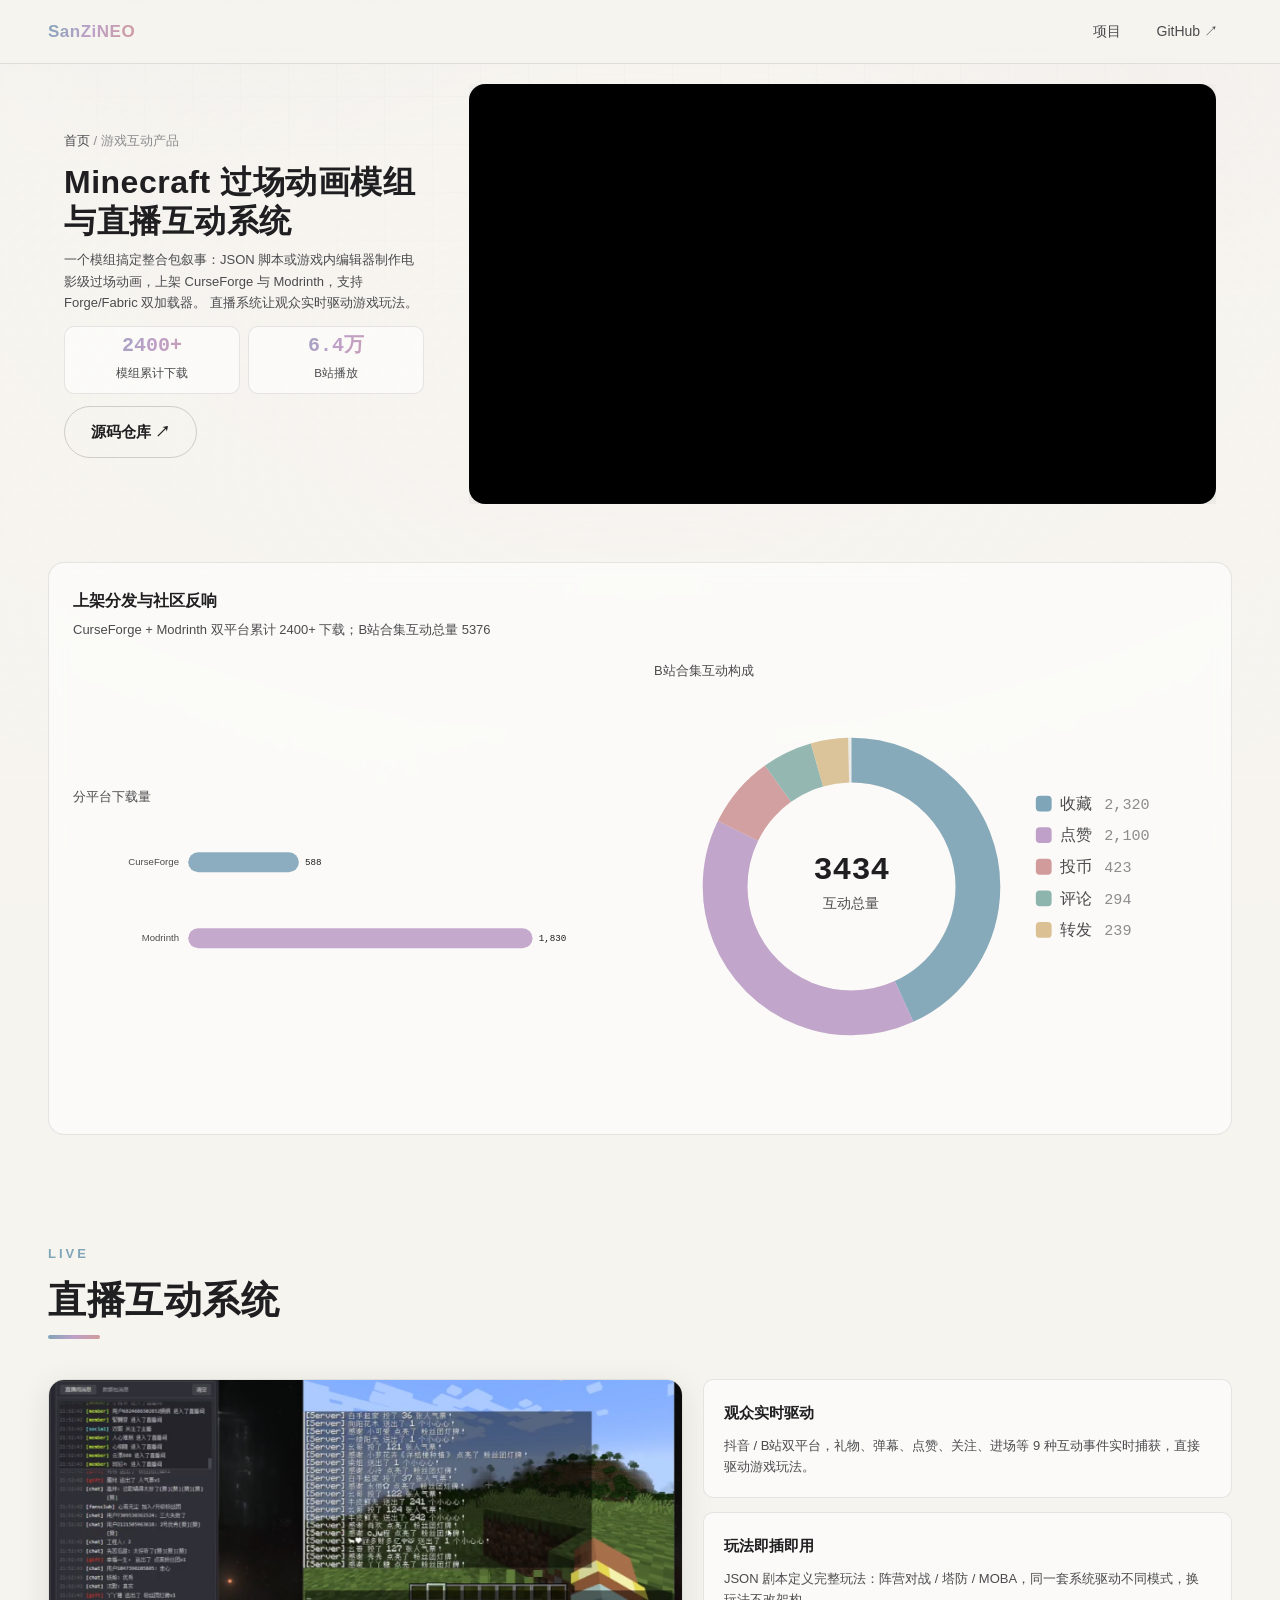
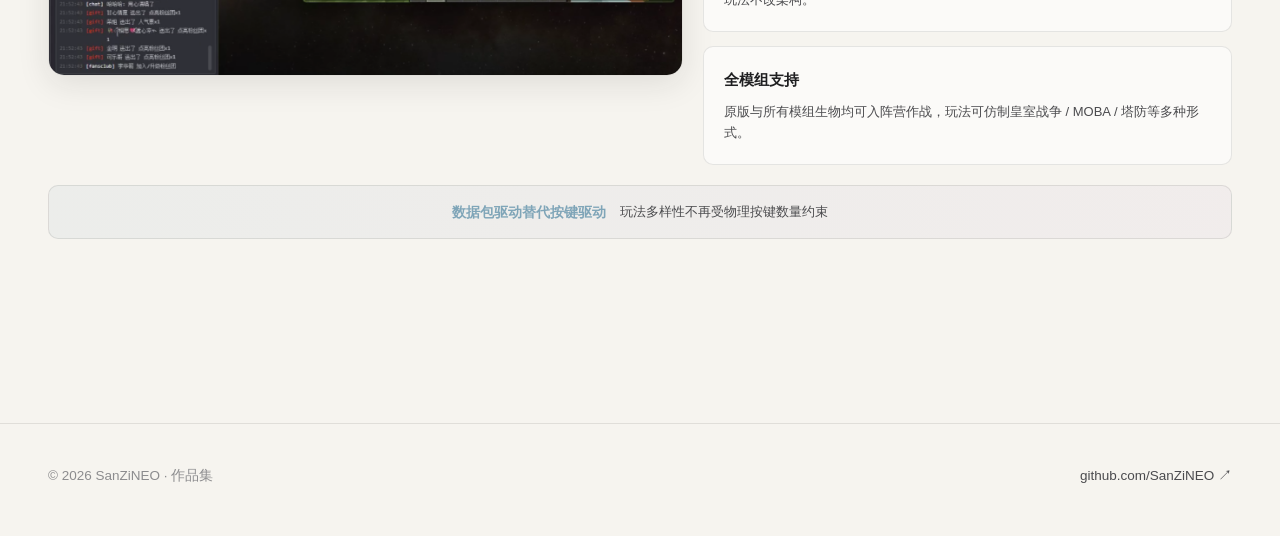
<file: projects/gaming/index.html>
<!DOCTYPE html>
<html lang="zh-CN">
<head>
<meta charset="UTF-8">
<meta name="viewport" content="width=device-width, initial-scale=1.0">
<title>游戏互动产品设计与开发 · SanZiNEO 作品集</title>
<meta name="description" content="Minecraft 过场动画模组 ImmersiveCinematics（上架 CurseForge 与 Modrinth，Forge/Fabric 双加载器）+ 直播互动系统。">
<link rel="stylesheet" href="../../assets/css/style.css">
<style>
  /* 直播体系：截图 + 能力卡左右布局 */
  .live-layout {
    display: grid;
    grid-template-columns: minmax(0, 1.2fr) minmax(0, 1fr);
    gap: 20px;
    align-items: stretch;
  }
  @media (max-width: 1024px) { .live-layout { grid-template-columns: 1fr; } }
  .live-shot img {
    width: 100%;
    border: 1px solid var(--border);
    border-radius: var(--radius);
    box-shadow: var(--shadow);
  }
  .live-cards { display: flex; flex-direction: column; gap: 14px; justify-content: space-between; }
  .live-card { flex: 1; background: var(--card); border: 1px solid var(--border); border-radius: var(--radius-sm); padding: 20px; transition: all 0.3s; }
  .live-card:hover { border-color: rgba(127, 165, 184, 0.4); transform: translateY(-3px); }
  .live-card h4 { font-size: 15px; margin-bottom: 8px; }
  .live-card p { font-size: 13px; color: var(--text-muted); line-height: 1.65; }
  .live-compare {
    display: flex;
    align-items: center;
    justify-content: center;
    gap: 14px;
    flex-wrap: wrap;
    text-align: center;
    background: linear-gradient(90deg, rgba(127,165,184,0.08), rgba(190,160,200,0.08));
    border: 1px solid var(--border);
    border-radius: var(--radius-sm);
    padding: 14px 20px;
  }
  .live-compare b { font-size: 14px; color: #7FA5B8; }
  .live-compare span { font-size: 13px; color: var(--text-muted); }
  /* 图表对（合并卡内左右布局） */
  .chart-pair { display: grid; grid-template-columns: 1fr 1fr; gap: 28px; align-items: center; }
  @media (max-width: 720px) { .chart-pair { grid-template-columns: 1fr; } }
  /* B站外链播放器 */
  .bili-player {
    width: 100%;
    aspect-ratio: 16 / 9;
    border: 1px solid var(--border);
    border-radius: var(--radius);
    overflow: hidden;
    background: #000;
    box-shadow: var(--shadow);
  }
  .bili-player iframe { width: 100%; height: 100%; display: block; border: 0; }
  /* 全屏视频背景（fixed，滚动全程可见） */
  body.gaming-video .gaming-video-bg,
  body.gaming-video .gaming-video-mask {
    position: fixed; inset: 0; z-index: 0;
    pointer-events: none;
  }
  .gaming-video-bg video {
    width: 100%; height: 100%;
    object-fit: cover;
    display: block;
  }
  .gaming-video-mask {
    background:
      radial-gradient(ellipse 70% 60% at 50% 40%, rgba(246, 244, 239, 0.28), rgba(246, 244, 239, 0.6)),
      linear-gradient(rgba(246, 244, 239, 0.3), rgba(246, 244, 239, 0.55));
  }
  body.gaming-video .nav,
  body.gaming-video .proj-hero,
  body.gaming-video main,
  body.gaming-video .footer {
    position: relative; z-index: 1;
  }
</style>
</head>
<body class="gaming-video">

<!-- 全屏视频背景（静音循环，内容在上层） -->
<div class="gaming-video-bg"><video autoplay muted loop playsinline src="../../assets/videos/gaming-bg.mp4"></video></div>
<div class="gaming-video-mask"></div>

<nav class="nav">
  <a class="nav-logo" href="../../index.html">SanZiNEO</a>
  <div class="nav-links">
    <a href="../../index.html#projects">项目</a>
    <a href="https://github.com/SanZiNEO" target="_blank" rel="noopener">GitHub ↗</a>
  </div>
</nav>

<header class="proj-hero">
  <div class="proj-hero-left" style="grid-column:1">
    <div class="crumbs reveal"><a href="../../index.html">首页</a> / 游戏互动产品</div>
    <h1 class="proj-hero-title reveal" style="--d:.05s">Minecraft 过场动画模组<br>与直播互动系统</h1>
    <p class="proj-hero-desc reveal" style="--d:.1s">
      一个模组搞定整合包叙事：JSON 脚本或游戏内编辑器制作电影级过场动画，上架 CurseForge 与 Modrinth，支持 Forge/Fabric 双加载器。
      直播系统让观众实时驱动游戏玩法。
    </p>
    <div class="proj-hero-nums reveal" style="--d:.15s;grid-template-columns:repeat(2,1fr)">
      <div class="proj-hero-num"><b data-count="2400" data-suffix="+">0</b><span>模组累计下载</span></div>
      <div class="proj-hero-num"><b data-count="6.4" data-decimals="1" data-suffix="万">0</b><span>B站播放</span></div>
    </div>
    <div class="hero-cta reveal" style="--d:.2s;margin-top:6px">
      <a class="btn btn-ghost" href="https://github.com/SanZiNEO/ImmersiveCinematics" target="_blank" rel="noopener">源码仓库 ↗</a>
    </div>
  </div>
  <div class="proj-hero-visual reveal" style="--d:.12s;grid-column:2">
    <!-- 视频换源：修改 iframe src 中的 bvid 参数即可 -->
    <div class="bili-player">
      <iframe src="https://player.bilibili.com/player.html?bvid=BV1sjzZBNEbh&poster=true&autoplay=false&danmaku=true" scrolling="no" border="0" frameborder="no" framespacing="0" allowfullscreen="true" title="ImmersiveCinematics 演示视频"></iframe>
    </div>
  </div>
</header>

<main class="container">

  <section class="section" style="padding-top:24px">
    <div class="chart-card reveal">
      <div class="chart-title">上架分发与社区反响</div>
      <div class="chart-sub">CurseForge + Modrinth 双平台累计 2400+ 下载；B站合集互动总量 5376</div>
      <div class="chart-pair">
        <div>
          <div class="chart-sub" style="margin-bottom:6px">分平台下载量</div>
          <div class="chart-body" id="dlChart"></div>
        </div>
        <div>
          <div class="chart-sub" style="margin-bottom:6px">B站合集互动构成</div>
          <div class="chart-body" id="interactChart"></div>
        </div>
      </div>
    </div>
  </section>

  <section class="section" style="padding-top:8px">

  <section class="section" style="padding-top:8px">
    <div class="section-head reveal">
      <div class="section-kicker">Live</div>
      <h2 class="section-title">直播互动系统</h2>
    </div>
    <div class="live-layout reveal">
      <div class="live-shot">
        <img src="../../assets/images/liveget.png" alt="直播互动系统实际界面">
      </div>
      <div class="live-cards">
        <div class="live-card">
          <h4>观众实时驱动</h4>
          <p>抖音 / B站双平台，礼物、弹幕、点赞、关注、进场等 9 种互动事件实时捕获，直接驱动游戏玩法。</p>
        </div>
        <div class="live-card">
          <h4>玩法即插即用</h4>
          <p>JSON 剧本定义完整玩法：阵营对战 / 塔防 / MOBA，同一套系统驱动不同模式，换玩法不改架构。</p>
        </div>
        <div class="live-card">
          <h4>全模组支持</h4>
          <p>原版与所有模组生物均可入阵营作战，玩法可仿制皇室战争 / MOBA / 塔防等多种形式。</p>
        </div>
      </div>
    </div>
    <div class="live-compare reveal" style="margin-top:20px">
      <b>数据包驱动替代按键驱动</b>
      <span>玩法多样性不再受物理按键数量约束</span>
    </div>
  </section>

</main>

<footer class="footer">
  <div class="container footer-inner">
    <p>© 2026 SanZiNEO · 作品集</p>
    <p><a href="https://github.com/SanZiNEO" target="_blank" rel="noopener">github.com/SanZiNEO ↗</a></p>
  </div>
</footer>

<script src="../../assets/js/chart.js"></script>
<script src="../../assets/js/common.js"></script>
<script>
/* 背景视频 0.7 倍速慢放（延长循环内容时长） */
(function () {
  var bgVideo = document.querySelector(".gaming-video-bg video");
  if (bgVideo) bgVideo.playbackRate = 0.7;
})();

Chart.hbar(document.getElementById("dlChart"), {
  labels: ["CurseForge", "Modrinth"],
  values: [588, 1830],
  colors: ["#7FA5B8", "#BEA0C8"],
  clean: true,
  height: 220
});
Chart.donut(document.getElementById("interactChart"), {
  labels: ["收藏", "点赞", "投币", "评论", "转发"],
  values: [2320, 2100, 423, 294, 239],
  centerText: "5376",
  centerLabel: "互动总量"
});
</script>
</body>
</html>
</file>
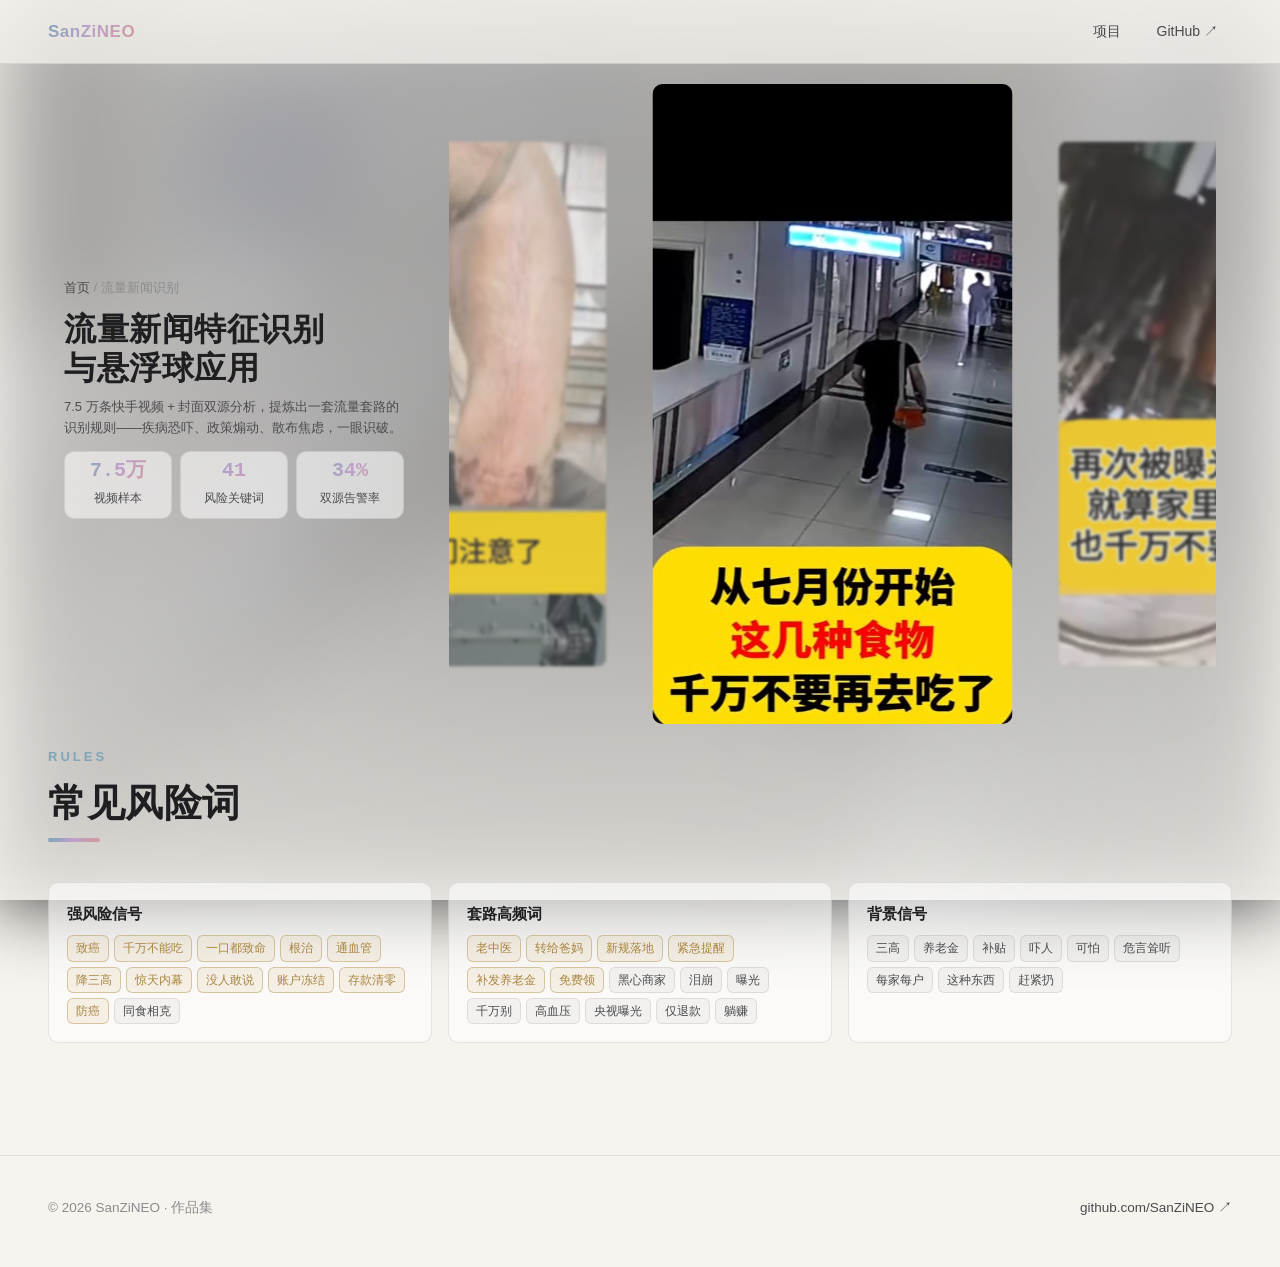
<file: projects/magpie/index.html>
<!DOCTYPE html>
<html lang="zh-CN">
<head>
<meta charset="UTF-8">
<meta name="viewport" content="width=device-width, initial-scale=1.0">
<title>流量新闻特征识别与短视频悬浮球应用 · SanZiNEO 作品集</title>
<meta name="description" content="7.5 万快手视频标题 + 封面双源分析，流量套路识别规则库：疾病恐吓、政策煽动、散布焦虑。">
<link rel="stylesheet" href="../../assets/css/style.css">
<style>
  .rule-cards { display: grid; grid-template-columns: repeat(auto-fit, minmax(260px, 1fr)); gap: 16px; }
  .rule { background: var(--card); border: 1px solid var(--border); border-radius: var(--radius-sm); padding: 18px; transition: all 0.3s; }
  .rule:hover { transform: translateY(-3px); border-color: rgba(127,165,184,0.4); }
  .rule h4 { font-size: 15px; margin-bottom: 8px; }
  .rule .words { display: flex; flex-wrap: wrap; gap: 5px; }
  .rule .words span { font-size: 11.5px; padding: 2px 8px; border-radius: 6px; background: rgba(31,31,33,0.04); border: 1px solid var(--border); color: var(--text-muted); }
  .rule .words span.hot { color: #A8843F; border-color: rgba(168,132,63,0.4); background: rgba(219,192,148,0.2); }
  code.ruleline { display: block; font-family: var(--font-mono); font-size: 12.5px; color: #7FA5B8; background: rgba(127,165,184,0.06); border: 1px solid rgba(127,165,184,0.15); border-radius: 6px; padding: 4px 10px; margin: 3px 0; }
  /* 识别规则：标题侧规则卡 */
  /* magpie hero 内容限宽居中（背景全屏延伸） */
  .proj-hero { max-width: 2560px; margin: 0 auto; }
  /* 全页虚化封面背景（fixed，当前轮播封面放大模糊） */
  body.magpie-bg .magpie-page-bg,
  body.magpie-bg .magpie-page-mask {
    position: fixed; inset: 0; z-index: 0;
    pointer-events: none;
  }
  .magpie-page-bg {
    inset: -64px;
    background-size: cover; background-position: center;
    filter: blur(40px) brightness(0.45) saturate(1.25);
    transition: background-image 0.7s ease;
  }
  .magpie-page-mask {
    background:
      radial-gradient(ellipse 75% 65% at 50% 42%, rgba(246, 244, 239, 0.3), rgba(246, 244, 239, 0.65)),
      linear-gradient(rgba(246, 244, 239, 0.25), rgba(246, 244, 239, 0.55));
  }
  body.magpie-bg .nav,
  body.magpie-bg .proj-hero,
  body.magpie-bg main,
  body.magpie-bg .footer {
    position: relative; z-index: 1;
  }
  /* 封面轮播（无缝循环 coverflow：左右并列——文字靠左，轮播靠右填满，中间大两侧小+模糊） */
  .proj-hero { grid-template-columns: minmax(280px, 340px) minmax(0, 1fr); }
  .magpie-slider {
    position: relative; overflow: hidden;
    width: 100%;
    border-radius: var(--radius);
    background: transparent;
    border: none;
    box-shadow: 0 0 60px rgba(127, 165, 184, 0.12);
  }
  .proj-hero-visual .magpie-slider { align-self: center; }
  .magpie-track { display: flex; gap: 14px; transition: transform 0.65s cubic-bezier(0.2, 0.6, 0.2, 1); }
  .magpie-slide {
    flex: 0 0 360px; min-width: 360px; position: relative;
    aspect-ratio: 9 / 16; overflow: hidden;
    border-radius: var(--radius-sm);
    transform: scale(0.5); opacity: 0.28; filter: blur(6px);
    transition: transform 0.65s cubic-bezier(0.2, 0.6, 0.2, 1), opacity 0.65s, filter 0.65s;
  }
  .magpie-slide.d2 { transform: scale(0.66); opacity: 0.45; filter: blur(4px); }
  .magpie-slide.near { transform: scale(0.82); opacity: 0.72; filter: blur(2px); }
  .magpie-slide.on { transform: scale(1); opacity: 1; z-index: 2; filter: blur(0); }
  .magpie-slide img { width: 100%; height: 100%; object-fit: cover; display: block; }
  @media (max-height: 880px) {
    .magpie-slide { flex: 0 0 300px; min-width: 300px; }
  }
  @media (max-width: 720px) {
    .magpie-slider { width: 96vw; }
    .magpie-slide { flex: 0 0 62vw; min-width: 62vw; }
  }
</style>
</head>
<body class="magpie-bg">

<!-- 全页虚化封面背景（当前轮播封面放大模糊，滚动全程可见） -->
<div class="magpie-page-bg" id="magpiePageBg"></div>
<div class="magpie-page-mask"></div>

<nav class="nav">
  <a class="nav-logo" href="../../index.html">SanZiNEO</a>
  <div class="nav-links">
    <a href="../../index.html#projects">项目</a>
    <a href="https://github.com/SanZiNEO" target="_blank" rel="noopener">GitHub ↗</a>
  </div>
</nav>

<header class="proj-hero">
  <div class="proj-hero-left" style="grid-column:1">
    <div class="crumbs reveal"><a href="../../index.html">首页</a> / 流量新闻识别</div>
    <h1 class="proj-hero-title reveal" style="--d:.05s">流量新闻特征识别<br>与悬浮球应用</h1>
    <p class="proj-hero-desc reveal" style="--d:.1s">
      7.5 万条快手视频 + 封面双源分析，提炼出一套流量套路的识别规则——疾病恐吓、政策煽动、散布焦虑，一眼识破。
    </p>
    <div class="proj-hero-nums reveal" style="--d:.15s">
      <div class="proj-hero-num"><b data-count="7.5" data-decimals="1" data-suffix="万">0</b><span>视频样本</span></div>
      <div class="proj-hero-num"><b data-count="41">0</b><span>风险关键词</span></div>
      <div class="proj-hero-num"><b data-count="34" data-suffix="%">0</b><span>双源告警率</span></div>
    </div>
  </div>
  <div class="proj-hero-visual reveal" style="--d:.12s;grid-column:2">
    <div class="magpie-slider" id="magpieSlider">
      <div class="magpie-track" id="magpieTrack">
        <div class="magpie-slide"><img src="../../assets/images/magpie/c1.jpg" alt=""></div>
        <div class="magpie-slide"><img src="../../assets/images/magpie/c2.jpg" alt=""></div>
        <div class="magpie-slide"><img src="../../assets/images/magpie/c3.jpg" alt=""></div>
        <div class="magpie-slide"><img src="../../assets/images/magpie/c4.jpg" alt=""></div>
        <div class="magpie-slide"><img src="../../assets/images/magpie/c5.jpg" alt=""></div>
        <div class="magpie-slide"><img src="../../assets/images/magpie/c6.jpg" alt=""></div>
        <div class="magpie-slide"><img src="../../assets/images/magpie/c7.jpg" alt=""></div>
        <div class="magpie-slide"><img src="../../assets/images/magpie/c8.jpg" alt=""></div>
        <div class="magpie-slide"><img src="../../assets/images/magpie/c9.jpg" alt=""></div>
        <div class="magpie-slide"><img src="../../assets/images/magpie/c10.jpg" alt=""></div>
        <div class="magpie-slide"><img src="../../assets/images/magpie/c11.jpg" alt=""></div>
        <div class="magpie-slide"><img src="../../assets/images/magpie/c12.jpg" alt=""></div>
        <div class="magpie-slide"><img src="../../assets/images/magpie/c13.jpg" alt=""></div>
        <div class="magpie-slide"><img src="../../assets/images/magpie/c14.jpg" alt=""></div>
        <div class="magpie-slide"><img src="../../assets/images/magpie/c15.jpg" alt=""></div>
        <div class="magpie-slide"><img src="../../assets/images/magpie/c16.jpg" alt=""></div>
        <div class="magpie-slide"><img src="../../assets/images/magpie/c17.jpg" alt=""></div>
        <div class="magpie-slide"><img src="../../assets/images/magpie/c18.jpg" alt=""></div>
        <div class="magpie-slide"><img src="../../assets/images/magpie/c19.jpg" alt=""></div>
        <div class="magpie-slide"><img src="../../assets/images/magpie/c20.jpg" alt=""></div>
        <div class="magpie-slide"><img src="../../assets/images/magpie/c21.jpg" alt=""></div>
        <div class="magpie-slide"><img src="../../assets/images/magpie/c22.jpg" alt=""></div>
        <div class="magpie-slide"><img src="../../assets/images/magpie/c23.jpg" alt=""></div>
        <div class="magpie-slide"><img src="../../assets/images/magpie/c24.jpg" alt=""></div>
        <div class="magpie-slide"><img src="../../assets/images/magpie/c25.jpg" alt=""></div>
        <div class="magpie-slide"><img src="../../assets/images/magpie/c26.jpg" alt=""></div>
        <div class="magpie-slide"><img src="../../assets/images/magpie/c27.jpg" alt=""></div>
        <div class="magpie-slide"><img src="../../assets/images/magpie/c28.jpg" alt=""></div>
        <div class="magpie-slide"><img src="../../assets/images/magpie/c29.jpg" alt=""></div>
        <div class="magpie-slide"><img src="../../assets/images/magpie/c30.jpg" alt=""></div>
        <div class="magpie-slide"><img src="../../assets/images/magpie/c31.jpg" alt=""></div>
        <div class="magpie-slide"><img src="../../assets/images/magpie/c32.jpg" alt=""></div>
        <div class="magpie-slide"><img src="../../assets/images/magpie/c33.jpg" alt=""></div>
        <div class="magpie-slide"><img src="../../assets/images/magpie/c34.jpg" alt=""></div>
        <div class="magpie-slide"><img src="../../assets/images/magpie/c35.jpg" alt=""></div>
        <div class="magpie-slide"><img src="../../assets/images/magpie/c36.jpg" alt=""></div>
        <div class="magpie-slide"><img src="../../assets/images/magpie/c37.jpg" alt=""></div>
        <div class="magpie-slide"><img src="../../assets/images/magpie/c38.jpg" alt=""></div>
        <div class="magpie-slide"><img src="../../assets/images/magpie/c39.jpg" alt=""></div>
        <div class="magpie-slide"><img src="../../assets/images/magpie/c40.jpg" alt=""></div>
        <div class="magpie-slide"><img src="../../assets/images/magpie/c41.jpg" alt=""></div>
        <div class="magpie-slide"><img src="../../assets/images/magpie/c42.jpg" alt=""></div>
        <div class="magpie-slide"><img src="../../assets/images/magpie/c43.jpg" alt=""></div>
      </div>
    </div>
  </div>
</header>

<main class="container">

  <section class="section" style="padding-top:8px">
    <div class="section-head reveal">
      <div class="section-kicker">Rules</div>
      <h2 class="section-title">常见风险词</h2>
    </div>
    <div class="rule-cards reveal">
      <div class="rule">
        <h4>强风险信号</h4>
        <div class="words">
          <span class="hot">致癌</span><span class="hot">千万不能吃</span><span class="hot">一口都致命</span><span class="hot">根治</span><span class="hot">通血管</span><span class="hot">降三高</span>
          <span class="hot">惊天内幕</span><span class="hot">没人敢说</span><span class="hot">账户冻结</span><span class="hot">存款清零</span><span class="hot">防癌</span><span>同食相克</span>
        </div>
      </div>
      <div class="rule">
        <h4>套路高频词</h4>
        <div class="words">
          <span class="hot">老中医</span><span class="hot">转给爸妈</span><span class="hot">新规落地</span><span class="hot">紧急提醒</span><span class="hot">补发养老金</span><span class="hot">免费领</span>
          <span>黑心商家</span><span>泪崩</span><span>曝光</span><span>千万别</span><span>高血压</span><span>央视曝光</span><span>仅退款</span><span>躺赚</span>
        </div>
      </div>
      <div class="rule">
        <h4>背景信号</h4>
        <div class="words">
          <span>三高</span><span>养老金</span><span>补贴</span><span>吓人</span><span>可怕</span><span>危言耸听</span><span>每家每户</span><span>这种东西</span><span>赶紧扔</span>
        </div>
      </div>
    </div>
  </section>

</main>

<footer class="footer">
  <div class="container footer-inner">
    <p>© 2026 SanZiNEO · 作品集</p>
    <p><a href="https://github.com/SanZiNEO" target="_blank" rel="noopener">github.com/SanZiNEO ↗</a></p>
  </div>
</footer>

<script src="../../assets/js/chart.js"></script>
<script src="../../assets/js/common.js"></script>
<script>
/* 封面轮播（无缝循环 coverflow：中间大两侧小+模糊，自动 + hover 暂停） */
(function () {
  var track = document.getElementById("magpieTrack");
  if (!track) return;
  var slider = document.getElementById("magpieSlider");
  var stageBg = document.getElementById("magpiePageBg");
  var all = Array.prototype.slice.call(track.children);
  var N = all.length;
  if (N < 2) return;
  var idx = 2, timer = null;
  var GAP = 14;

  /* 首尾多张克隆 → 无缝循环时五张画面始终填满：
     左侧预置 2 张（最后两张）、右侧预置 3 张（前三张），真实卡索引区间 [2, N+1] */
  for (var k = 2; k >= 1; k--) track.insertBefore(all[N - k].cloneNode(true), track.firstChild);
  for (var m = 0; m < 3; m++) track.appendChild(all[m].cloneNode(true));
  var slides = Array.prototype.slice.call(track.children); /* N+5，含首尾克隆 */

  function setBg(n) {
    if (!stageBg) return;
    var img = all[n].querySelector("img");
    if (img) stageBg.style.backgroundImage = "url('" + img.getAttribute("src") + "')";
  }
  function paint(displayIdx, animated) {
    var s = all[0];
    var SW = s ? s.offsetWidth : 360;
    var sliderW = slider.offsetWidth;
    var x = displayIdx * (SW + GAP) - (sliderW - SW) / 2;
    var t = animated ? "" : "none";
    track.style.transition = t;
    for (var i = 0; i < slides.length; i++) {
      /* 跳回（animated=false）时禁用卡片过渡，状态瞬间切换，避免缩放闪烁 */
      slides[i].style.transition = t;
      var d = Math.abs(i - displayIdx);
      slides[i].classList.toggle("on", i === displayIdx);
      slides[i].classList.toggle("near", d === 1);
      slides[i].classList.toggle("d2", d === 2);
    }
    track.style.transform = "translateX(" + (-x) + "px)";
  }
  function go() {
    idx++;
    paint(idx, true);
    setBg((idx - 2 + N) % N);
    if (idx >= N + 2) {
      /* 滑到尾部克隆首图：过渡一结束立即静默跳回真实首图（无感无缝） */
      var jumped = false;
      function jumpBack() {
        if (jumped) return;
        jumped = true;
        track.removeEventListener("transitionend", onEnd);
        idx = 2;
        paint(idx, false);
      }
      function onEnd() { jumpBack(); }
      track.addEventListener("transitionend", onEnd);
      setTimeout(jumpBack, 900); /* 兜底：过渡事件未触发（如后台标签页）时也跳回 */
    }
  }
  function auto() { timer = setInterval(go, 4000); }
  function stop() { if (timer) { clearInterval(timer); timer = null; } }
  slider.addEventListener("mouseenter", stop);
  slider.addEventListener("mouseleave", auto);
  window.addEventListener("resize", function () { paint(idx, false); });
  paint(2, false);
  setBg(0);
  auto();
})();
</script>
</body>
</html>
</file>
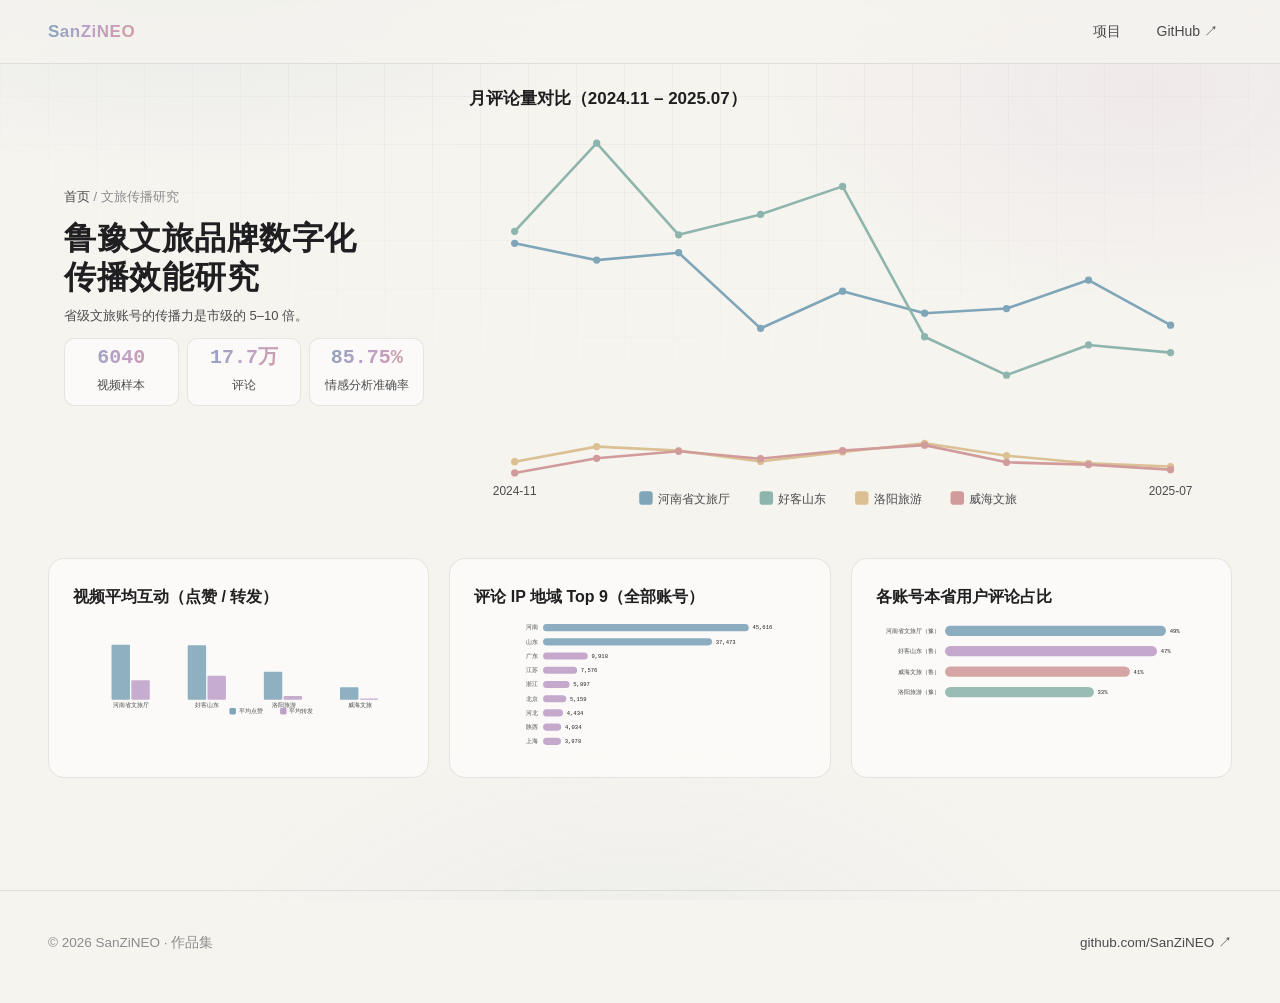
<file: projects/tourism/index.html>
<!DOCTYPE html>
<html lang="zh-CN">
<head>
<meta charset="UTF-8">
<meta name="viewport" content="width=device-width, initial-scale=1.0">
<title>短视频视域下鲁豫文旅品牌数字化传播效能研究 · SanZiNEO 作品集</title>
<meta name="description" content="鲁豫 4 个官方文旅账号抖音传播效能对比：6040 视频样本、17.7 万评论。">
<link rel="stylesheet" href="../../assets/css/style.css">
</head>
<body>

<nav class="nav">
  <a class="nav-logo" href="../../index.html">SanZiNEO</a>
  <div class="nav-links">
    <a href="../../index.html#projects">项目</a>
    <a href="https://github.com/SanZiNEO" target="_blank" rel="noopener">GitHub ↗</a>
  </div>
</nav>

<header class="proj-hero">
  <div class="proj-hero-left" style="grid-column:1">
    <div class="crumbs reveal"><a href="../../index.html">首页</a> / 文旅传播研究</div>
    <h1 class="proj-hero-title reveal" style="--d:.05s">鲁豫文旅品牌数字化<br>传播效能研究</h1>
    <p class="proj-hero-desc reveal" style="--d:.1s">
      省级文旅账号的传播力是市级的 5–10 倍。
    </p>
    <div class="proj-hero-nums reveal" style="--d:.15s">
      <div class="proj-hero-num"><b data-count="6040">0</b><span>视频样本</span></div>
      <div class="proj-hero-num"><b data-count="17.7" data-decimals="1" data-suffix="万">0</b><span>评论</span></div>
      <div class="proj-hero-num"><b data-count="85.75" data-decimals="2" data-suffix="%">0</b><span>情感分析准确率</span></div>
    </div>
  </div>
  <div class="proj-hero-visual reveal" style="--d:.12s;grid-column:2">
    <div class="chart-title" style="font-size:17px">月评论量对比（2024.11 – 2025.07）</div>
    <div class="chart-body" id="timeline" style="margin-top:8px"></div>
  </div>
</header>

<main class="container">

  <section class="section" style="padding-top:24px">
    <div class="wide-charts">
      <div class="chart-card reveal">
        <div class="chart-title">视频平均互动（点赞 / 转发）</div>
        <div class="chart-body" id="interactBar"></div>
      </div>
      <div class="chart-card reveal">
        <div class="chart-title">评论 IP 地域 Top 9（全部账号）</div>
        <div class="chart-body" id="ipBar"></div>
      </div>
      <div class="chart-card reveal">
        <div class="chart-title">各账号本省用户评论占比</div>
        <div class="chart-body" id="homeBar"></div>
      </div>
    </div>
  </section>

</main>

<footer class="footer">
  <div class="container footer-inner">
    <p>© 2026 SanZiNEO · 作品集</p>
    <p><a href="https://github.com/SanZiNEO" target="_blank" rel="noopener">github.com/SanZiNEO ↗</a></p>
  </div>
</footer>

<script src="../../assets/js/chart.js"></script>
<script src="../../assets/js/common.js"></script>
<script>
Chart.line(document.getElementById("timeline"), {
  labels: ["2024-11","2024-12","2025-01","2025-02","2025-03","2025-04","2025-05","2025-06","2025-07"],
  series: [
    { name: "河南省文旅厅", values: [7005,6505,6724,4475,5580,4927,5064,5913,4571], color: "#7FA5B8" },
    { name: "好客山东", values: [7361,9984,7257,7863,8698,4226,3084,3981,3754], color: "#8EB5AD" },
    { name: "洛阳旅游", values: [511,958,840,518,800,1057,689,462,365], color: "#DBC094" },
    { name: "威海文旅", values: [175,611,819,599,841,1002,491,423,273], color: "#D19B9B" }
  ],
  area: false,
  clean: true,
  height: 380
});
Chart.bar(document.getElementById("interactBar"), {
  labels: ["河南省文旅厅", "好客山东", "洛阳旅游", "威海文旅"],
  series: [
    { name: "平均点赞", values: [7015, 6966, 3567, 1596], color: "#7FA5B8" },
    { name: "平均转发", values: [2479, 3050, 474, 140], color: "#BEA0C8" }
  ],
  clean: true,
  height: 230
});
Chart.hbar(document.getElementById("ipBar"), {
  labels: ["河南", "山东", "广东", "江苏", "浙江", "北京", "河北", "陕西", "上海"],
  values: [45616, 37473, 9918, 7576, 5897, 5159, 4434, 4034, 3978],
  colors: ["#7FA5B8", "#7FA5B8", "#BEA0C8", "#BEA0C8", "#BEA0C8", "#BEA0C8", "#BEA0C8", "#BEA0C8", "#BEA0C8"],
  clean: true,
  height: 300
});
Chart.hbar(document.getElementById("homeBar"), {
  labels: ["河南省文旅厅（豫）", "好客山东（鲁）", "威海文旅（鲁）", "洛阳旅游（豫）"],
  values: [49.0, 47.0, 41.0, 33.0],
  unit: "%",
  clean: true,
  height: 200
});
</script>
</body>
</html>
</file>
<file: assets/css/style.css>
/* ============================================================
   SanZiNEO Portfolio — Design System
   现代深色数据风：深底 + 青蓝/紫渐变 + 玻璃卡片 + 发光动效
   ============================================================ */

:root {
  /* 色板（米色底 + 莫兰迪加深色） */
  --bg: #F6F4EF;
  --bg-soft: #F2EFE8;
  --bg-elev: #ECEAE3;
  --card: rgba(255, 255, 255, 0.55);
  --card-hover: rgba(255, 255, 255, 0.78);
  --border: rgba(31, 31, 33, 0.1);
  --border-strong: rgba(31, 31, 33, 0.18);
  --text: #1F1F21;
  --text-muted: #4B4B4E;
  --text-dim: #8C8C8E;
  --accent: #7FA5B8;      /* 雾霾蓝 */
  --accent-2: #BEA0C8;    /* 香芋紫 */
  --accent-3: #D19B9B;    /* 茱萸粉 */
  --green: #8EB5AD;       /* 莫兰迪绿 */
  --amber: #DBC094;       /* 米杏黄 */
  --red: #CF9292;
  --grad-main: linear-gradient(120deg, #7FA5B8 0%, #BEA0C8 50%, #D19B9B 100%);
  --grad-warm: linear-gradient(120deg, #D19B9B 0%, #DBC094 100%);

  /* 排版 */
  --font: "PingFang SC", "HarmonyOS Sans SC", "Microsoft YaHei", "Noto Sans SC", -apple-system, sans-serif;
  --font-mono: "JetBrains Mono", "Cascadia Code", Consolas, monospace;
  --radius: 16px;
  --radius-sm: 10px;
  --shadow: 0 8px 32px rgba(31, 31, 33, 0.1);
  --glow: 0 0 24px rgba(127, 165, 184, 0.3);

  /* 布局 */
  --nav-h: 64px;
  --maxw: 1520px;
}

* { margin: 0; padding: 0; box-sizing: border-box; }

html { scroll-behavior: smooth; }

body {
  font-family: var(--font);
  background: var(--bg);
  color: var(--text);
  line-height: 1.75;
  font-size: 16px;
  -webkit-font-smoothing: antialiased;
  overflow-x: hidden;
}

/* 背景氛围层：径向光晕 + 网格 */
body::before {
  content: "";
  position: fixed;
  inset: 0;
  z-index: -2;
  background:
    radial-gradient(ellipse 60% 40% at 15% -5%, rgba(127, 165, 184, 0.13), transparent 60%),
    radial-gradient(ellipse 50% 40% at 90% 10%, rgba(190, 160, 200, 0.12), transparent 60%),
    radial-gradient(ellipse 60% 50% at 50% 110%, rgba(127, 165, 184, 0.07), transparent 60%);
}
body::after {
  content: "";
  position: fixed;
  inset: 0;
  z-index: -1;
  background-image:
    linear-gradient(rgba(31, 31, 33, 0.035) 1px, transparent 1px),
    linear-gradient(90deg, rgba(31, 31, 33, 0.035) 1px, transparent 1px);
  background-size: 48px 48px;
  mask-image: radial-gradient(ellipse 80% 60% at 50% 0%, black 30%, transparent 75%);
  pointer-events: none;
}

a { color: var(--accent); text-decoration: none; transition: color 0.25s; }
a:hover { color: #8FB4C4; }

::selection { background: rgba(127, 165, 184, 0.35); }

/* ============ 导航 ============ */
.nav {
  position: sticky;
  top: 0;
  z-index: 100;
  height: var(--nav-h);
  display: flex;
  align-items: center;
  justify-content: space-between;
  padding: 0 clamp(20px, 5vw, 48px);
  background: rgba(246, 244, 239, 0.72);
  backdrop-filter: blur(14px);
  -webkit-backdrop-filter: blur(14px);
  border-bottom: 1px solid var(--border);
}
.nav-logo {
  font-weight: 700;
  font-size: 17px;
  letter-spacing: 0.5px;
  background: var(--grad-main);
  -webkit-background-clip: text;
  background-clip: text;
  color: transparent;
}
.nav-links { display: flex; gap: 8px; align-items: center; }
.nav-links a {
  color: var(--text-muted);
  font-size: 14px;
  padding: 6px 14px;
  border-radius: 999px;
  transition: all 0.25s;
}
.nav-links a:hover { color: var(--text); background: var(--card-hover); }

/* ============ 通用容器 ============ */
.container { max-width: var(--maxw); margin: 0 auto; padding: 0 clamp(20px, 5vw, 48px); }

.section { padding: 72px 0; }
.section-head { margin-bottom: 40px; }
.section-kicker {
  font-size: 13px;
  letter-spacing: 3px;
  text-transform: uppercase;
  color: var(--accent);
  font-weight: 600;
  margin-bottom: 10px;
}
.section-title {
  font-size: clamp(26px, 3.6vw, 38px);
  font-weight: 800;
  letter-spacing: 0.5px;
  line-height: 1.3;
  position: relative;
}
.section-title::after {
  content: "";
  display: block;
  width: 52px;
  height: 4px;
  border-radius: 2px;
  margin-top: 10px;
  background: var(--grad-main);
  transform: scaleX(0);
  transform-origin: left;
  transition: transform 0.6s cubic-bezier(0.2, 0.6, 0.2, 1) 0.15s;
}
.reveal.in .section-title::after { transform: scaleX(1); }
.section-sub { color: var(--text-muted); margin-top: 10px; max-width: 720px; }

/* ============ 动效工具类 ============ */
.reveal {
  opacity: 0;
  transform: translateY(26px);
  transition: opacity 0.7s cubic-bezier(0.2, 0.6, 0.2, 1), transform 0.7s cubic-bezier(0.2, 0.6, 0.2, 1);
  transition-delay: var(--d, 0s);
}
.reveal.in { opacity: 1; transform: none; }

.grad-text {
  background: var(--grad-main);
  -webkit-background-clip: text;
  background-clip: text;
  color: transparent;
}

/* 发光悬浮粒子（hero 装饰） */
@keyframes floaty {
  0%, 100% { transform: translateY(0) translateX(0); opacity: 0.5; }
  50% { transform: translateY(-24px) translateX(10px); opacity: 1; }
}
.particle {
  position: absolute;
  border-radius: 50%;
  background: var(--accent);
  filter: blur(1px);
  animation: floaty 7s ease-in-out infinite;
  pointer-events: none;
}

/* ============ 首页 Hero ============ */
.hero {
  position: relative;
  min-height: calc(100vh - var(--nav-h));
  display: flex;
  flex-direction: column;
  justify-content: center;
  padding: 80px 0 56px;
  overflow: hidden;
}
.hero-inner { position: relative; z-index: 1; max-width: 900px; }
.hero-badge {
  display: inline-flex;
  align-items: center;
  gap: 8px;
  font-size: 13px;
  color: var(--accent);
  border: 1px solid rgba(127, 165, 184, 0.35);
  background: rgba(127, 165, 184, 0.08);
  padding: 5px 14px;
  border-radius: 999px;
  margin-bottom: 24px;
  letter-spacing: 1px;
}
.hero-badge::before {
  content: "";
  width: 7px;
  height: 7px;
  border-radius: 50%;
  background: var(--green);
  box-shadow: 0 0 8px var(--green);
  animation: pulse-dot 2s ease-in-out infinite;
}
@keyframes pulse-dot {
  0%, 100% { opacity: 1; }
  50% { opacity: 0.35; }
}
.hero h1 {
  font-size: clamp(34px, 6vw, 62px);
  font-weight: 900;
  line-height: 1.18;
  letter-spacing: 1px;
  margin-bottom: 22px;
}
.hero-desc {
  font-size: clamp(16px, 2vw, 19px);
  color: var(--text-muted);
  max-width: 640px;
  margin-bottom: 12px;
}
.hero-cta { margin-top: 34px; display: flex; gap: 14px; flex-wrap: wrap; }
.btn {
  display: inline-flex;
  align-items: center;
  gap: 8px;
  padding: 12px 26px;
  border-radius: 999px;
  font-size: 15px;
  font-weight: 600;
  transition: all 0.3s;
  cursor: pointer;
  border: none;
  position: relative;
  overflow: hidden;
}
.btn-primary {
  background: var(--grad-main);
  color: #FFFFFF;
  box-shadow: var(--glow);
}
.btn-primary:hover { transform: translateY(-2px); box-shadow: 0 0 36px rgba(127, 165, 184, 0.45); color: #FFFFFF; }
.btn-ghost {
  background: transparent;
  color: var(--text);
  border: 1px solid var(--border-strong);
}
.btn-ghost:hover { border-color: var(--accent); color: var(--accent); transform: translateY(-2px); }

/* 数字条 */
.stats-strip {
  margin-top: 64px;
  display: grid;
  grid-template-columns: repeat(auto-fit, minmax(150px, 1fr));
  gap: 14px;
  max-width: 860px;
}
.stat {
  background: var(--card);
  border: 1px solid var(--border);
  border-radius: var(--radius);
  padding: 18px 20px;
  backdrop-filter: blur(8px);
  transition: all 0.3s;
}
.stat:hover { border-color: rgba(127, 165, 184, 0.4); transform: translateY(-3px); }
.stat-num {
  font-size: clamp(24px, 3vw, 34px);
  font-weight: 800;
  font-family: var(--font-mono);
  background: var(--grad-main);
  -webkit-background-clip: text;
  background-clip: text;
  color: transparent;
  line-height: 1.2;
}
.stat-label { font-size: 13px; color: var(--text-muted); margin-top: 4px; }

/* ============ 项目卡片网格 ============ */
.projects-grid {
  display: grid;
  grid-template-columns: repeat(auto-fill, minmax(320px, 1fr));
  gap: 22px;
}
.pcard {
  position: relative;
  display: flex;
  flex-direction: column;
  background: var(--card);
  border: 1px solid var(--border);
  border-radius: var(--radius);
  padding: 26px 26px 22px;
  overflow: hidden;
  transition: all 0.35s cubic-bezier(0.2, 0.6, 0.2, 1);
  backdrop-filter: blur(8px);
}
.pcard::before {
  content: "";
  position: absolute;
  top: 0;
  left: 0;
  right: 0;
  height: 2px;
  background: var(--grad-main);
  opacity: 0;
  transition: opacity 0.35s;
}
.pcard:hover {
  transform: translateY(-6px);
  background: var(--card-hover);
  border-color: var(--border-strong);
  box-shadow: 0 18px 48px rgba(0, 0, 0, 0.45), 0 0 0 1px rgba(127, 165, 184, 0.15);
}
.pcard:hover::before { opacity: 1; }
.pcard-top { display: flex; justify-content: space-between; align-items: flex-start; margin-bottom: 14px; }
.pcard-idx {
  font-family: var(--font-mono);
  font-size: 13px;
  color: var(--text-dim);
  letter-spacing: 1px;
}
.pcard-status {
  font-size: 11px;
  padding: 3px 10px;
  border-radius: 999px;
  letter-spacing: 1px;
}
.pcard-status.live { color: var(--green); border: 1px solid rgba(142, 181, 173, 0.4); background: rgba(142, 181, 173, 0.08); }
.pcard-status.wip { color: var(--amber); border: 1px solid rgba(219, 192, 148, 0.4); background: rgba(219, 192, 148, 0.08); }
.pcard h3 { font-size: 19px; font-weight: 700; margin-bottom: 8px; letter-spacing: 0.3px; }
.pcard-desc { color: var(--text-muted); font-size: 14px; flex: 1; margin-bottom: 16px; }
.pcard-stats {
  display: flex;
  flex-wrap: wrap;
  gap: 8px;
  margin-bottom: 16px;
}
.pcard-stat {
  font-size: 12.5px;
  color: var(--text);
  background: rgba(127, 165, 184, 0.1);
  border: 1px solid rgba(127, 165, 184, 0.22);
  padding: 3px 10px;
  border-radius: 999px;
  font-family: var(--font-mono);
  white-space: nowrap;
}
.pcard-tags { display: flex; flex-wrap: wrap; gap: 6px; margin-bottom: 18px; }
.tag {
  font-size: 12px;
  color: var(--text-muted);
  border: 1px solid var(--border);
  padding: 2px 10px;
  border-radius: 6px;
  background: rgba(255, 255, 255, 0.6);
}
.pcard-foot {
  display: flex;
  justify-content: space-between;
  align-items: center;
  border-top: 1px solid var(--border);
  padding-top: 14px;
}
.pcard-meta { font-size: 12.5px; color: var(--text-dim); }
.pcard-arrow {
  font-size: 15px;
  color: var(--text-dim);
  transition: all 0.3s;
}
.pcard:hover .pcard-arrow { color: var(--accent); transform: translateX(5px); }

/* ============ 详情页通用 ============ */
.page-hero { padding: 64px 0 40px; }
.page-hero .crumbs { font-size: 13px; color: var(--text-dim); margin-bottom: 18px; }
.page-hero .crumbs a { color: var(--text-muted); }
.page-hero .crumbs a:hover { color: var(--accent); }
.page-hero h1 { font-size: clamp(28px, 4.5vw, 46px); font-weight: 900; letter-spacing: 0.5px; line-height: 1.25; margin-bottom: 14px; }
.page-hero .sub { color: var(--text-muted); font-size: 16px; max-width: 720px; }
.page-hero-meta {
  display: flex;
  flex-wrap: wrap;
  gap: 10px;
  margin-top: 20px;
}
.meta-chip {
  font-size: 13px;
  color: var(--text-muted);
  border: 1px solid var(--border);
  padding: 4px 12px;
  border-radius: 999px;
  background: var(--card);
}
.meta-chip b { color: var(--text); font-weight: 600; }

/* 章节 */
.chapter { margin-bottom: 56px; }
.chapter-title {
  font-size: 22px;
  font-weight: 800;
  margin-bottom: 18px;
  display: flex;
  align-items: center;
  gap: 12px;
}
.chapter-title .num {
  font-family: var(--font-mono);
  font-size: 15px;
  color: var(--accent);
  background: rgba(127, 165, 184, 0.1);
  border: 1px solid rgba(127, 165, 184, 0.3);
  width: 34px;
  height: 34px;
  border-radius: 10px;
  display: inline-flex;
  align-items: center;
  justify-content: center;
  flex-shrink: 0;
}
.chapter-body { color: var(--text-muted); max-width: 860px; }
.chapter-body p { margin-bottom: 12px; }
.chapter-body strong { color: var(--text); }

/* 流程条（方法管线） */
.pipeline {
  display: flex;
  flex-wrap: wrap;
  gap: 0;
  margin: 24px 0;
  position: relative;
}
.pipe-step {
  flex: 1 1 180px;
  min-width: 180px;
  background: var(--card);
  border: 1px solid var(--border);
  border-radius: var(--radius-sm);
  padding: 16px 18px;
  position: relative;
  transition: all 0.3s;
}
.pipe-step:hover { border-color: rgba(127, 165, 184, 0.4); transform: translateY(-3px); }
.pipe-step .step-no {
  font-family: var(--font-mono);
  font-size: 12px;
  color: var(--accent);
  letter-spacing: 1px;
  margin-bottom: 6px;
}
.pipe-step .step-name { font-weight: 700; font-size: 15px; margin-bottom: 4px; }
.pipe-step .step-desc { font-size: 13px; color: var(--text-muted); line-height: 1.6; }
.pipe-arrow {
  align-self: center;
  color: var(--text-dim);
  font-size: 18px;
  padding: 0 10px;
  flex: 0 0 auto;
}

/* 数字高亮行 */
.kpi-row {
  display: grid;
  grid-template-columns: repeat(auto-fit, minmax(150px, 1fr));
  gap: 14px;
  margin: 24px 0;
}
.kpi {
  background: var(--card);
  border: 1px solid var(--border);
  border-radius: var(--radius);
  padding: 20px;
  text-align: center;
  transition: all 0.3s;
  backdrop-filter: blur(8px);
}
.kpi:hover { border-color: rgba(190, 160, 200, 0.45); transform: translateY(-3px); box-shadow: 0 12px 32px rgba(0,0,0,0.3); }
.kpi .kpi-num {
  font-family: var(--font-mono);
  font-size: clamp(22px, 3vw, 30px);
  font-weight: 800;
  background: var(--grad-main);
  -webkit-background-clip: text;
  background-clip: text;
  color: transparent;
  line-height: 1.25;
}
.kpi .kpi-label { font-size: 13px; color: var(--text-muted); margin-top: 4px; }
.kpi .kpi-note { font-size: 11.5px; color: var(--text-dim); margin-top: 2px; }

/* 图表容器 */
.chart-card {
  background: var(--card);
  border: 1px solid var(--border);
  border-radius: var(--radius);
  padding: 24px;
  margin: 20px 0;
  backdrop-filter: blur(8px);
}
.chart-title { font-size: 16px; font-weight: 700; margin-bottom: 4px; }
.chart-sub { font-size: 13px; color: var(--text-muted); margin-bottom: 18px; }
.chart-body { width: 100%; }
.chart-body svg { display: block; width: 100%; height: auto; }
.chart-body .tagcloud { display: flex; flex-wrap: wrap; gap: 10px 14px; align-items: baseline; justify-content: center; padding: 12px 0; }
.chart-body .tagcloud span {
  color: var(--text);
  cursor: default;
  transition: all 0.25s;
  line-height: 1.2;
}
.chart-body .tagcloud span:hover { color: var(--accent); text-shadow: 0 0 14px rgba(127, 165, 184, 0.6); }

/* tooltip */
.chart-tip {
  position: fixed;
  pointer-events: none;
  z-index: 200;
  background: rgba(255, 255, 255, 0.95);
  border: 1px solid var(--border-strong);
  border-radius: 8px;
  padding: 8px 12px;
  font-size: 13px;
  color: var(--text);
  box-shadow: var(--shadow);
  opacity: 0;
  transition: opacity 0.15s;
  white-space: nowrap;
}
.chart-tip .tip-k { color: var(--text-muted); }

/* 发现卡片 */
.findings { display: grid; grid-template-columns: repeat(auto-fit, minmax(300px, 1fr)); gap: 18px; margin-top: 8px; }
.finding {
  background: var(--card);
  border: 1px solid var(--border);
  border-left: 3px solid var(--accent);
  border-radius: var(--radius-sm);
  padding: 20px;
  transition: all 0.3s;
}
.finding:hover { transform: translateY(-3px); border-color: var(--border-strong); }
.finding .f-tag {
  display: inline-block;
  font-size: 11px;
  letter-spacing: 1px;
  color: var(--accent);
  text-transform: uppercase;
  margin-bottom: 8px;
  font-weight: 600;
}
.finding h4 { font-size: 16px; margin-bottom: 8px; }
.finding p { font-size: 14px; color: var(--text-muted); }

/* 来源脚注 */
.source-note {
  font-size: 12.5px;
  color: var(--text-dim);
  border: 1px dashed var(--border-strong);
  border-radius: var(--radius-sm);
  padding: 14px 18px;
  margin-top: 40px;
  line-height: 1.8;
}
.source-note b { color: var(--text-muted); font-weight: 600; }

/* ============ 详情页全屏 Hero（16:9 屏幕适配） ============ */
.proj-hero {
  min-height: calc(100vh - var(--nav-h));
  display: grid;
  grid-template-columns: minmax(280px, 360px) minmax(0, 1fr);
  gap: clamp(20px, 3.5vw, 48px);
  align-items: center;
  padding: 28px 5vw 24px;
}
.proj-hero .crumbs { font-size: 13px; color: var(--text-dim); margin-bottom: 10px; }
.proj-hero .crumbs a { color: var(--text-muted); }
.proj-hero .crumbs a:hover { color: var(--accent); }
.proj-hero-title {
  font-size: clamp(26px, 3.2vw, 42px);
  font-weight: 900;
  line-height: 1.22;
  letter-spacing: 0.5px;
  margin-bottom: 12px;
}
.proj-hero-desc { color: var(--text-muted); font-size: 14.5px; line-height: 1.75; margin-bottom: 16px; }
.proj-hero-nums { display: grid; grid-template-columns: repeat(3, 1fr); gap: 8px; margin-bottom: 16px; }
.proj-hero-num {
  background: var(--card);
  border: 1px solid var(--border);
  border-radius: var(--radius-sm);
  padding: 10px 12px;
  text-align: center;
  transition: all 0.3s;
}
.proj-hero-num:hover { border-color: rgba(127,165,184,0.4); transform: translateY(-2px); }
.proj-hero-num b {
  display: block;
  font-family: var(--font-mono);
  font-size: clamp(18px, 2vw, 24px);
  font-weight: 800;
  background: var(--grad-main);
  -webkit-background-clip: text;
  background-clip: text;
  color: transparent;
  line-height: 1.2;
}
.proj-hero-num span { font-size: 11.5px; color: var(--text-muted); }
.proj-hero-visual { min-width: 0; max-height: calc(100vh - var(--nav-h) - 96px); display: flex; flex-direction: column; justify-content: center; overflow: hidden; }
.proj-hero-visual .chart-body, .proj-hero-visual .big-chart { overflow: hidden; }
.proj-hero-visual .chart-body svg, .proj-hero-visual .big-chart svg { width: 100%; height: auto; max-height: calc(100vh - var(--nav-h) - 190px); }
.brand-picker { display: flex; flex-wrap: wrap; gap: 8px; margin-top: 14px; }
.brand-chip {
  font-size: 12px; padding: 3px 12px; border-radius: 999px;
  border: 1px solid var(--border); color: var(--text-muted);
  background: rgba(31,31,33,0.03); cursor: pointer; transition: all 0.25s;
  user-select: none; font-family: var(--font);
}
.brand-chip:hover { border-color: var(--accent); color: var(--text); }
.brand-chip.on { border-color: rgba(127,165,184,0.6); color: #7FA5B8; background: rgba(127,165,184,0.12); }
@media (max-width: 1024px) {
  .proj-hero { grid-template-columns: 1fr; min-height: 0; }
  .proj-hero-visual { max-height: none; }
}
@media (max-height: 900px) {
  .proj-hero { min-height: auto; padding: 20px 5vw 14px; }
  .proj-hero-title { font-size: clamp(22px, 2.6vw, 32px); margin-bottom: 8px; }
  .proj-hero-desc { font-size: 13px; line-height: 1.65; margin-bottom: 12px; }
  .proj-hero-nums { margin-bottom: 12px; }
  .proj-hero-num { padding: 7px 10px; }
  .proj-hero-num b { font-size: clamp(16px, 1.8vw, 20px); }
}
.brand-select {
  font-family: var(--font);
  font-size: 12.5px;
  color: var(--text-muted);
  background: var(--bg-soft);
  border: 1px solid var(--border);
  border-radius: 999px;
  padding: 5px 14px;
  cursor: pointer;
  max-width: 100%;
  transition: border-color 0.25s;
}
.brand-select:hover, .brand-select:focus { border-color: var(--accent); outline: none; }
.brand-select option { background: var(--bg-elev); color: var(--text); }
@media (max-width: 1024px) {
  .proj-hero { grid-template-columns: 1fr; min-height: 0; }
}

/* 宽屏图表网格 */
.wide-charts { display: grid; grid-template-columns: repeat(auto-fit, minmax(360px, 1fr)); gap: 20px; }
.wide-charts .chart-card { margin: 0; }

/* 维度/兴趣标签条 */
.interest-strip { display: flex; flex-wrap: wrap; gap: 8px; margin-top: 14px; }
.interest-strip .tag {
  padding: 5px 13px; font-size: 13px;
  border-color: rgba(127,165,184,0.35); color: #5E8395;
  background: rgba(127,165,184,0.06);
}

/* ============ 首页全屏背景轮播 Hero ============ */
.hero-bg {
  position: relative;
  min-height: calc(100vh - var(--nav-h));
  overflow: hidden;
  display: flex;
  align-items: center;
  justify-content: center;
}
.bg-slide {
  position: absolute;
  inset: 0;
  background-size: cover;
  background-position: center;
  opacity: 0;
  transition: opacity 1.4s ease;
}
.bg-slide.on { opacity: 1; animation: kenburns 12s ease-out both; }
.hero-bg-mask {
  position: absolute;
  inset: 0;
  z-index: 1;
  background:
    radial-gradient(ellipse 70% 60% at 50% 40%, rgba(246, 244, 239, 0.22), rgba(246, 244, 239, 0.6)),
    linear-gradient(rgba(246, 244, 239, 0.3), rgba(246, 244, 239, 0.55));
}
.hero-bg-content {
  position: relative;
  z-index: 2;
  text-align: center;
  padding: 0 clamp(20px, 5vw, 48px);
  max-width: var(--maxw);
  margin: 0 auto;
  width: 100%;
}
.hero-bg-content .mega b {
  font-family: var(--font-mono);
  font-size: clamp(72px, 11vw, 150px);
  font-weight: 900;
  background: linear-gradient(120deg, #7FA5B8 0%, #BEA0C8 50%, #D19B9B 100%);
  -webkit-background-clip: text;
  background-clip: text;
  color: transparent;
  line-height: 1;
  letter-spacing: -3px;
  display: block;
  text-shadow: 0 0 60px rgba(127, 165, 184, 0.22);
}
.hero-bg-content .mega b span { font-size: 0.42em; letter-spacing: -1px; }
.hero-bg-content .mega p {
  color: rgba(31, 31, 33, 0.85);
  margin-top: 12px;
  font-size: 14px;
  letter-spacing: 3px;
}
.hero-bg-nums { display: flex; align-items: center; justify-content: center; gap: clamp(32px, 6vw, 88px); flex-wrap: wrap; }
.hero-bg-sep { width: 2px; height: 96px; background: linear-gradient(transparent, rgba(31, 31, 33, 0.25), transparent); }
.hero-bg-sub { margin-top: 30px; color: rgba(75, 75, 78, 0.9); letter-spacing: 5px; font-size: 13.5px; }
.hero-bg-dots {
  position: absolute;
  bottom: 26px;
  left: 50%;
  transform: translateX(-50%);
  z-index: 3;
  display: flex;
  gap: 8px;
}
.hero-bg-dots button {
  width: 9px; height: 9px; border-radius: 50%; border: none; padding: 0;
  background: rgba(31, 31, 33, 0.3); cursor: pointer; transition: all 0.3s;
}
.hero-bg-dots button.on { background: #7FA5B8; width: 26px; border-radius: 5px; }
.hero-bg-hint {
  position: absolute;
  bottom: 26px;
  right: 28px;
  z-index: 3;
  color: rgba(75, 75, 78, 0.8);
  font-size: 12.5px;
  letter-spacing: 2px;
}

/* ============ 首页图片轮播 ============ */
.carousel {
  position: relative;
  overflow: hidden;
  border-radius: 20px;
  border: 1px solid var(--border);
  background: var(--bg-soft);
  box-shadow: var(--shadow);
}
.carousel-track { display: flex; transition: transform 0.65s cubic-bezier(0.2, 0.6, 0.2, 1); }
.carousel-slide { flex: 0 0 100%; min-width: 100%; position: relative; display: block; }
.carousel-slide img { width: 100%; display: block; aspect-ratio: 16 / 9; object-fit: cover; }
.carousel-cap {
  position: absolute; left: 0; right: 0; bottom: 0;
  padding: 44px 30px 22px;
  background: linear-gradient(transparent, rgba(246, 244, 239, 0.9));
  font-size: 16px; font-weight: 700; color: var(--text);
  display: flex; align-items: flex-end; justify-content: space-between; gap: 12px;
}
.carousel-cap small { color: var(--text-muted); font-weight: 400; font-size: 12.5px; }
.carousel-btn {
  position: absolute; top: 50%; transform: translateY(-50%);
  width: 46px; height: 46px; border-radius: 50%;
  background: rgba(255, 255, 255, 0.72); border: 1px solid var(--border-strong);
  color: #1F1F21; font-size: 22px; line-height: 1; cursor: pointer; z-index: 3;
  transition: all 0.25s; backdrop-filter: blur(6px);
  display: flex; align-items: center; justify-content: center;
}
.carousel-btn:hover { background: rgba(127, 165, 184, 0.3); border-color: var(--accent); }
.carousel-prev { left: 18px; }
.carousel-next { right: 18px; }
.carousel-dots { position: absolute; bottom: 16px; right: 22px; display: flex; gap: 6px; z-index: 3; }
.carousel-dots button {
  width: 8px; height: 8px; border-radius: 50%; border: none; padding: 0;
  background: rgba(31, 31, 33, 0.25); cursor: pointer; transition: all 0.3s;
}
.carousel-dots button.on { background: var(--accent); width: 22px; border-radius: 4px; }

/* 图片卡片 */
.pcard-img {
  width: 100%; aspect-ratio: 16 / 9; object-fit: cover;
  border-radius: 10px; border: 1px solid var(--border);
  margin-bottom: 14px; transition: transform 0.35s, border-color 0.35s;
}
.pcard:hover .pcard-img { transform: scale(1.05); border-color: rgba(127, 165, 184, 0.5); }

/* 图表切换标签卡 */
.tab-bar { display: flex; flex-wrap: wrap; gap: 8px; margin-bottom: 14px; }
.tab-btn {
  font-family: var(--font);
  font-size: 13px; padding: 6px 16px; border-radius: 999px;
  border: 1px solid var(--border); color: var(--text-muted);
  background: rgba(31,31,33,0.03); cursor: pointer; transition: all 0.25s;
}
.tab-btn:hover { border-color: var(--accent); color: var(--text); }
.tab-btn.on {
  border-color: rgba(127,165,184,0.6); color: #7FA5B8;
  background: rgba(127,165,184,0.12); font-weight: 600;
}
.big-chart { display: none; }
.big-chart.on { display: block; }

/* ============ 页脚 ============ */
.footer {
  border-top: 1px solid var(--border);
  padding: 40px 0 48px;
  margin-top: 40px;
}
.footer-inner {
  display: flex;
  justify-content: space-between;
  align-items: center;
  gap: 20px;
  flex-wrap: wrap;
}
.footer p { color: var(--text-dim); font-size: 13.5px; }
.footer a { color: var(--text-muted); }
.footer a:hover { color: var(--accent); }

/* ============ 响应式 ============ */
@media (max-width: 720px) {
  .nav-links { display: none; }
  .section { padding: 52px 0; }
  .pipe-arrow { display: none; }
  .pipeline { gap: 12px; }
  .pipe-step { flex: 1 1 100%; min-width: 100%; }
  .hero { padding-top: 48px; }
}

/* 滚动条 */
::-webkit-scrollbar { width: 10px; }
::-webkit-scrollbar-track { background: var(--bg); }
::-webkit-scrollbar-thumb { background: #D8D3C8; border-radius: 5px; }
::-webkit-scrollbar-thumb:hover { background: #C4BEB0; }

/* ============ 新增动效（动画修复与灵动化增强） ============ */

/* 顶部滚动进度条 */
.scroll-progress {
  position: fixed; top: 0; left: 0;
  height: 3px; width: 0;
  background: var(--grad-main);
  z-index: 999;
  border-radius: 0 2px 2px 0;
  transition: width 0.1s linear;
}

/* 返回顶部按钮 */
.to-top {
  position: fixed; right: 26px; bottom: 26px;
  width: 42px; height: 42px; border-radius: 50%;
  border: 1px solid var(--border-strong);
  background: rgba(255, 255, 255, 0.8);
  backdrop-filter: blur(8px);
  color: var(--text-muted); font-size: 18px; cursor: pointer;
  opacity: 0; transform: translateY(12px); pointer-events: none;
  transition: all 0.3s; z-index: 900;
  box-shadow: var(--shadow);
}
.to-top.show { opacity: 1; transform: none; pointer-events: auto; }
.to-top:hover { color: var(--accent); border-color: rgba(127, 165, 184, 0.5); transform: translateY(-2px); }

/* 文字链接下划线生长 */
.footer a, .crumbs a { position: relative; }
.footer a::after, .crumbs a::after {
  content: ""; position: absolute; left: 0; bottom: -2px;
  width: 100%; height: 1.5px; border-radius: 1px;
  background: currentColor;
  transform: scaleX(0); transform-origin: left;
  transition: transform 0.3s ease;
}
.footer a:hover::after, .crumbs a:hover::after { transform: scaleX(1); }

/* 主按钮 hover 光晕扫过 */
.btn-primary::after {
  content: ""; position: absolute; top: 0; left: -70%;
  width: 45%; height: 100%;
  background: linear-gradient(105deg, transparent, rgba(255, 255, 255, 0.5), transparent);
  transform: skewX(-20deg);
  transition: left 0.55s ease;
  pointer-events: none;
}
.btn-primary:hover::after { left: 130%; }

/* 首页背景轮播 Ken Burns 慢缩放 */
@keyframes kenburns {
  from { transform: scale(1); }
  to { transform: scale(1.08); }
}

/* hero hint 切换动画 */
.hero-bg-hint.pop { animation: hintpop 0.45s ease; }
@keyframes hintpop {
  from { opacity: 0; transform: translateY(8px); }
  to { opacity: 1; transform: none; }
}

/* 减少动效偏好 */
@media (prefers-reduced-motion: reduce) {
  * { animation: none !important; transition: none !important; }
  .reveal { opacity: 1; transform: none; }
}
</file>
